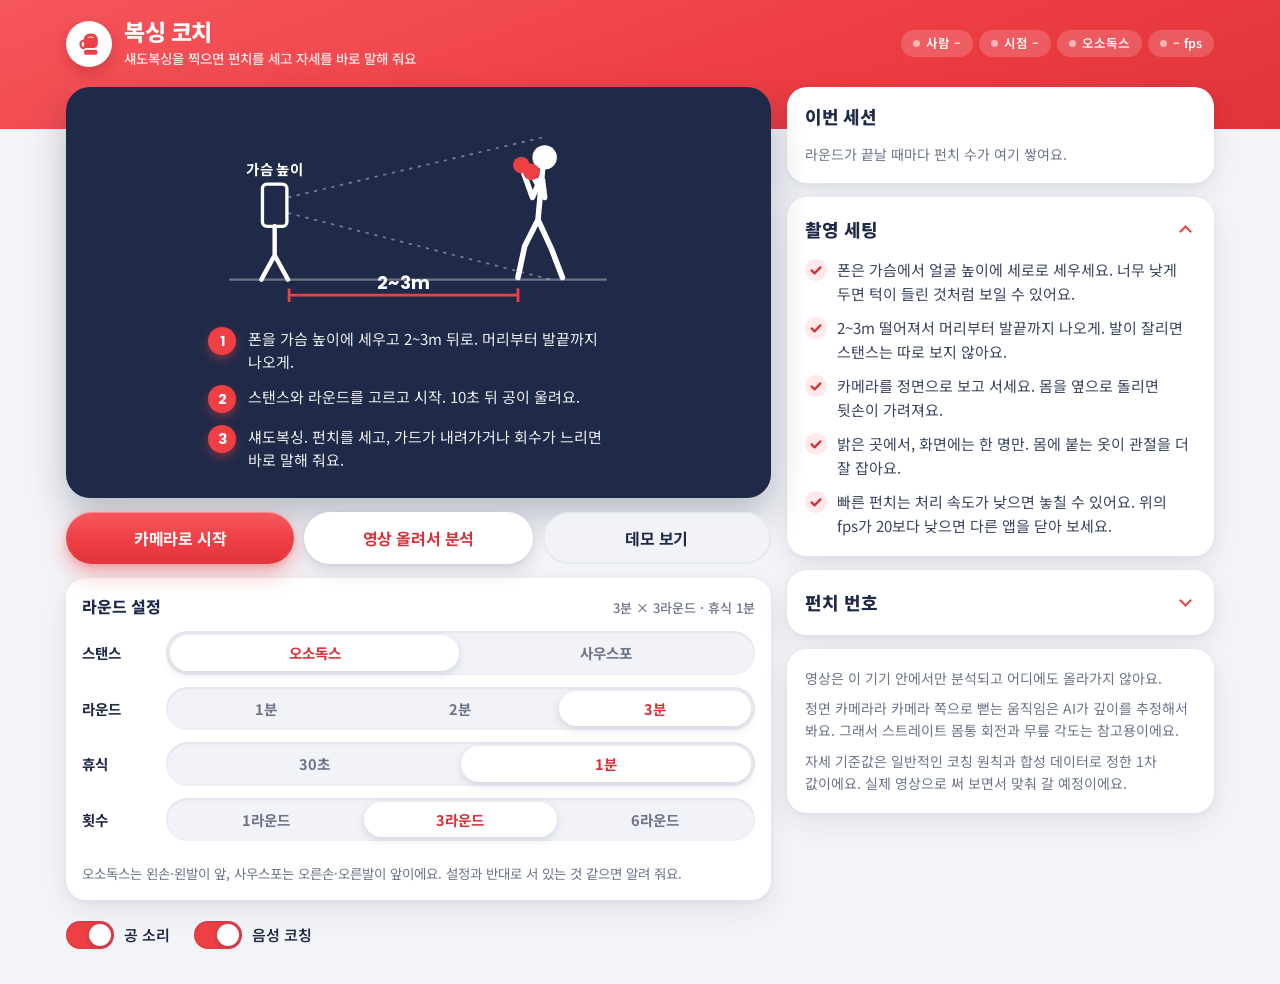
<file: index.html>
<!doctype html>
<html lang="ko">
<head>
<meta charset="utf-8">
<meta name="viewport" content="width=device-width, initial-scale=1, viewport-fit=cover">
<title>복싱 코치</title>
<meta name="description" content="섀도복싱을 찍으면 펀치를 세고 가드·회수·턱·스탠스를 바로 코칭해 주는 웹앱">
<meta name="theme-color" content="#EE3F45">
<link rel="preconnect" href="https://fonts.googleapis.com">
<link rel="preconnect" href="https://fonts.gstatic.com" crossorigin>
<link rel="stylesheet" href="https://fonts.googleapis.com/css2?family=Noto+Sans+KR:wght@400;500;700;800&family=Poppins:wght@500;600;700&display=swap">
<style>
/* 레이아웃: 빨간 헤더 띠 위로 첫 카드가 살짝 겹쳐 올라오는 피트니스 앱 구성.
   휴대폰은 1열(촬영 화면 → 코칭 한 줄 → 버튼 → 설정 → 기록), 넓은 화면은 2열.
   색: 코랄 레드 + 네이비 + 흰 카드(밝은 테마 하나로 고정) */
:root {
  --red: #EE3F45;
  --red-strong: #D7313A;      /* 작은 빨간 글씨용(흰 배경 대비 확보) */
  --red-soft: #FFE9EA;        /* 빨간 배지·아이콘 배경 */
  --navy: #1F2A48;
  --navy-2: #2D3A5E;
  --bg: #F3F4F8;
  --surface: #FFFFFF;
  --surface-2: #F1F3F8;
  --ink: #1F2A48;             /* 제목·숫자 */
  --text: #3A4560;            /* 본문 */
  --muted: #6B7489;           /* 보조 글씨(흰 배경 대비 4.5:1 이상) */
  --line: #E4E7EF;
  --good: #19A56B;
  --shadow-card: 0 10px 28px rgb(31 42 72 / 0.08), 0 2px 6px rgb(31 42 72 / 0.05);
  --shadow-btn: 0 8px 18px rgb(31 42 72 / 0.12), 0 2px 4px rgb(31 42 72 / 0.08);
  --shadow-red: 0 10px 22px rgb(238 63 69 / 0.38), 0 3px 6px rgb(238 63 69 / 0.22);
  --font-body: "Noto Sans KR", "Apple SD Gothic Neo", "Malgun Gothic", system-ui, sans-serif;
  --font-num: "Poppins", "Noto Sans KR", "Apple SD Gothic Neo", system-ui, sans-serif;
  --radius-card: 20px;
  color-scheme: light;
}

*, *::before, *::after { box-sizing: border-box; }
[hidden] { display: none !important; }   /* display를 지정한 요소도 hidden이면 확실히 숨김 */
html, body { margin: 0; }
body {
  background: var(--bg);
  color: var(--text);
  font: 400 15px/1.6 var(--font-body);
  word-break: keep-all;          /* 한글 단어 중간에서 줄이 끊기지 않게 */
  overflow-wrap: anywhere;
  -webkit-font-smoothing: antialiased;
  -webkit-tap-highlight-color: transparent;
  padding-bottom: max(28px, env(safe-area-inset-bottom, 0px));
}
h1, h2, h3 { text-wrap: balance; }
button, input, label { font: inherit; }
.num { font-family: var(--font-num); font-variant-numeric: tabular-nums; }

.wrap {
  max-width: 1180px;
  margin: 0 auto;
  padding-left: max(16px, env(safe-area-inset-left, 0px));
  padding-right: max(16px, env(safe-area-inset-right, 0px));
}

/* ---------- 빨간 헤더 ---------- */
.app-bar {
  background: linear-gradient(160deg, #F5565C 0%, var(--red) 55%, #E0333A 100%);
  color: #fff;
  padding-top: max(18px, env(safe-area-inset-top, 0px));
  padding-bottom: 60px;
}
.app-bar .wrap { display: grid; gap: 14px; }
@media (min-width: 720px) {
  .app-bar .wrap { grid-template-columns: minmax(0, 1fr) auto; align-items: center; }
}
.brand { display: flex; align-items: center; gap: 12px; min-width: 0; }
.brand-mark {
  width: 46px;
  height: 46px;
  flex: none;
  border-radius: 50%;
  background: #fff;
  color: var(--red);
  display: grid;
  place-items: center;
  box-shadow: 0 6px 14px rgb(120 10 15 / 0.25);
}
.brand-mark svg { width: 30px; height: 30px; }
.brand h1 {
  margin: 0;
  font-size: 23px;
  line-height: 1.2;
  font-weight: 800;
  letter-spacing: -0.02em;
  color: #fff;
}
.brand p { margin: 2px 0 0; font-size: 13.5px; font-weight: 500; color: rgb(255 255 255 / 0.88); }
.chips { display: flex; flex-wrap: wrap; gap: 6px; }
.chip {
  display: inline-flex;
  align-items: center;
  gap: 6px;
  padding: 7px 12px;
  border-radius: 999px;
  background: rgb(255 255 255 / 0.17);
  color: #fff;
  font-size: 12.5px;
  font-weight: 600;
  line-height: 1;
  white-space: nowrap;
  font-variant-numeric: tabular-nums;
}
.chip::before {
  content: "";
  width: 7px;
  height: 7px;
  border-radius: 50%;
  background: rgb(255 255 255 / 0.55);
}
.chip[data-state="good"]::before { background: #7BF0B5; }
.chip[data-state="warn"]::before { background: #FFD166; }
.chip[data-state="bad"]::before { background: var(--navy); box-shadow: 0 0 0 1.5px #fff; }

/* ---------- 본문 ---------- */
.layout {
  display: grid;
  gap: 16px;
  grid-template-columns: minmax(0, 1fr);
  margin-top: -42px;
  position: relative;
}
@media (min-width: 920px) {
  .layout { grid-template-columns: minmax(0, 1.65fr) minmax(300px, 1fr); align-items: start; }
}
.stage-col, .side-col { display: grid; gap: 14px; min-width: 0; }

/* ---------- 촬영 화면(네이비 카드) ---------- */
.stage {
  position: relative;
  background: var(--navy);
  color: #fff;
  border-radius: 24px;
  overflow: hidden;
  display: grid;
  place-items: center;
  min-height: 240px;
  box-shadow: 0 18px 36px rgb(31 42 72 / 0.28);
}
.stage-media { position: relative; width: 100%; aspect-ratio: 16 / 9; max-width: 100%; }
.stage-media video, .stage-media canvas {
  position: absolute;
  inset: 0;
  width: 100%;
  height: 100%;
  display: block;
}
.stage-media video { object-fit: contain; background: var(--navy); }
.stage-media canvas { touch-action: manipulation; }
.stage-media.mirrored { transform: scaleX(-1); }

.stage-empty {
  width: 100%;
  display: grid;
  justify-items: center;
  gap: 18px;
  padding: 26px 18px 26px;
}
.setup-art { width: min(400px, 100%); height: auto; }
.art-ground { stroke: rgb(255 255 255 / 0.35); stroke-width: 2; }
.art-stroke, .art-limb { stroke: #fff; stroke-width: 4; stroke-linecap: round; stroke-linejoin: round; fill: none; }
.art-limb { stroke-width: 5; }
.art-head { fill: #fff; }
.art-phone { fill: none; stroke: #fff; stroke-width: 3; }
.art-dash { stroke: rgb(255 255 255 / 0.4); stroke-width: 1.5; stroke-dasharray: 5 6; fill: none; }
.art-glove { fill: var(--red); }
.art-eye { stroke: rgb(255 255 255 / 0.4); stroke-width: 1.5; stroke-dasharray: 3 5; fill: none; }
.art-measure { stroke: var(--red); stroke-width: 2.5; fill: none; }
.art-label { fill: #fff; font: 700 16px var(--font-num); letter-spacing: 0.02em; }
.steps {
  list-style: none;
  margin: 0;
  padding: 0;
  display: grid;
  gap: 12px;
  width: 100%;
  max-width: 420px;
}
.steps li {
  display: grid;
  grid-template-columns: 28px minmax(0, 1fr);
  gap: 12px;
  align-items: start;
  font-size: 15px;
  line-height: 1.55;
  color: rgb(255 255 255 / 0.92);
}
.step-num {
  width: 28px;
  height: 28px;
  border-radius: 50%;
  display: grid;
  place-items: center;
  background: var(--red);
  color: #fff;
  font: 700 14px/1 var(--font-num);
  box-shadow: 0 4px 10px rgb(238 63 69 / 0.45);
}

.loading {
  position: absolute;
  inset: 0;
  display: grid;
  place-content: center;
  justify-items: center;
  gap: 12px;
  background: rgb(31 42 72 / 0.86);
  color: #fff;
  font-size: 15px;
  font-weight: 500;
}
.spinner {
  width: 36px;
  height: 36px;
  border-radius: 50%;
  border: 3.5px solid rgb(255 255 255 / 0.22);
  border-top-color: var(--red);
  animation: spin 0.9s linear infinite;
}
@keyframes spin { to { transform: rotate(360deg); } }

/* ---------- 코칭 한 줄(영상 아래) ---------- */
.tip {
  display: flex;
  gap: 12px;
  align-items: center;
  min-height: 58px;
  padding: 10px 16px 10px 10px;
  border-radius: 18px;
  background: var(--surface);
  box-shadow: var(--shadow-card);
  color: var(--ink);
  font-size: 16px;
  font-weight: 700;
  line-height: 1.45;
}
.tip-icon {
  width: 38px;
  height: 38px;
  flex: none;
  border-radius: 50%;
  display: grid;
  place-items: center;
  background: var(--surface-2);
  color: var(--navy);
}
.tip[data-tone="warn"] .tip-icon { background: var(--red); color: #fff; box-shadow: 0 4px 10px rgb(238 63 69 / 0.35); }
.tip[data-tone="good"] .tip-icon { background: var(--good); color: #fff; box-shadow: 0 4px 10px rgb(25 165 107 / 0.3); }
.ico { width: 18px; height: 18px; display: none; }
.tip[data-tone="info"] .ico-info, .tip[data-tone="warn"] .ico-warn, .tip[data-tone="good"] .ico-good { display: block; }

/* ---------- 버튼: 알약 모양 + 음영 + 누를 때 들어가는 느낌 + 물결 ---------- */
.controls { display: grid; gap: 14px; }
.btn-row { display: grid; grid-template-columns: repeat(auto-fit, minmax(140px, 1fr)); gap: 10px; }
.btn {
  position: relative;
  overflow: hidden;
  isolation: isolate;
  appearance: none;
  border: 0;
  border-radius: 999px;
  min-height: 52px;
  padding: 14px 20px;
  background: var(--surface);
  color: var(--red-strong);
  font-size: 16px;
  font-weight: 700;
  line-height: 1.25;
  letter-spacing: -0.01em;
  box-shadow: var(--shadow-btn);
  cursor: pointer;
  display: inline-flex;
  align-items: center;
  justify-content: center;
  gap: 8px;
  text-align: center;
  -webkit-user-select: none;
  user-select: none;
  transition: transform 120ms ease, box-shadow 120ms ease, filter 120ms ease, background-color 120ms ease;
}
.btn:hover { box-shadow: 0 12px 24px rgb(31 42 72 / 0.16), 0 2px 4px rgb(31 42 72 / 0.08); }
.btn:active { transform: translateY(2px) scale(0.98); box-shadow: 0 3px 8px rgb(31 42 72 / 0.14); }
.btn.primary {
  background: linear-gradient(180deg, #F6585E 0%, var(--red) 55%, #E2343B 100%);
  color: #fff;
  box-shadow: var(--shadow-red), inset 0 1px 0 rgb(255 255 255 / 0.3);
}
.btn.primary:hover { filter: brightness(1.04); }
.btn.primary:active { box-shadow: 0 4px 10px rgb(238 63 69 / 0.35), inset 0 2px 5px rgb(120 10 15 / 0.25); }
.btn.dark {
  background: linear-gradient(180deg, var(--navy-2) 0%, var(--navy) 100%);
  color: #fff;
  box-shadow: 0 10px 22px rgb(31 42 72 / 0.32), inset 0 1px 0 rgb(255 255 255 / 0.14);
}
.btn.dark:active { box-shadow: 0 3px 8px rgb(31 42 72 / 0.3), inset 0 2px 5px rgb(0 0 0 / 0.25); }
.btn.quiet { background: var(--surface-2); color: var(--ink); box-shadow: inset 0 0 0 1.5px var(--line); }
.btn.quiet:active { box-shadow: inset 0 0 0 1.5px var(--line), inset 0 2px 5px rgb(31 42 72 / 0.12); }
.btn[aria-pressed="true"] { background: var(--navy); color: #fff; box-shadow: inset 0 2px 6px rgb(0 0 0 / 0.3); }
.btn:focus-visible { outline: 3px solid rgb(238 63 69 / 0.5); outline-offset: 3px; }
.btn:disabled { opacity: 0.5; cursor: not-allowed; transform: none; }
.btn.small { min-height: 40px; padding: 9px 16px; font-size: 14px; }
/* 누른 자리에서 퍼지는 물결(터치 임팩트) */
.ripple {
  position: absolute;
  border-radius: 50%;
  background: currentColor;
  opacity: 0.3;
  transform: scale(0);
  animation: ripple 560ms ease-out forwards;
  pointer-events: none;
  z-index: -1;
}
@keyframes ripple { to { transform: scale(1); opacity: 0; } }

/* ---------- 스위치(참고 시안의 빨간 토글) ---------- */
.toggles { display: flex; flex-wrap: wrap; gap: 8px 24px; }
.switch {
  position: relative;
  display: inline-flex;
  align-items: center;
  gap: 10px;
  min-height: 42px;
  cursor: pointer;
  font-size: 15px;
  font-weight: 600;
  color: var(--ink);
}
.switch input { position: absolute; opacity: 0; width: 1px; height: 1px; margin: 0; }
.switch-track {
  position: relative;
  width: 48px;
  height: 28px;
  flex: none;
  border-radius: 999px;
  background: #D2D7E2;
  box-shadow: inset 0 1px 3px rgb(31 42 72 / 0.2);
  transition: background-color 180ms ease;
}
.switch-track::after {
  content: "";
  position: absolute;
  top: 3px;
  left: 3px;
  width: 22px;
  height: 22px;
  border-radius: 50%;
  background: #fff;
  box-shadow: 0 2px 5px rgb(31 42 72 / 0.3);
  transition: transform 180ms ease;
}
.switch input:checked + .switch-track { background: var(--red); }
.switch input:checked + .switch-track::after { transform: translateX(20px); }
.switch input:focus-visible + .switch-track { outline: 3px solid rgb(238 63 69 / 0.45); outline-offset: 2px; }

.alert {
  display: flex;
  flex-wrap: wrap;
  gap: 10px 12px;
  align-items: center;
  padding: 14px 16px;
  border-radius: 18px;
  background: var(--surface);
  box-shadow: var(--shadow-card);
}
.alert-icon {
  width: 32px;
  height: 32px;
  flex: none;
  border-radius: 50%;
  display: grid;
  place-items: center;
  background: var(--red-soft);
  color: var(--red-strong);
  font: 800 17px/1 var(--font-num);
}
.alert p { margin: 0; flex: 1 1 200px; min-width: 0; color: var(--ink); font-weight: 500; line-height: 1.55; }

/* ---------- 카드 ---------- */
.card {
  background: var(--surface);
  border-radius: var(--radius-card);
  padding: 18px;
  box-shadow: var(--shadow-card);
  min-width: 0;
}
.card-head { display: flex; align-items: center; justify-content: space-between; gap: 10px; margin-bottom: 14px; }
.card h2 { margin: 0; font-size: 18px; line-height: 1.3; font-weight: 800; letter-spacing: -0.01em; color: var(--ink); }
.card-actions { margin-top: 18px; }
.badge {
  padding: 6px 10px;
  border-radius: 999px;
  background: var(--red-soft);
  color: var(--red-strong);
  font: 700 12.5px/1 var(--font-body);
  white-space: nowrap;
}
.muted { color: var(--muted); }
.small-text { font-size: 14px; }
.sets { display: flex; flex-wrap: wrap; gap: 8px; }
.set-pill {
  min-width: 48px;
  padding: 6px 12px;
  border-radius: 14px;
  background: var(--surface-2);
  color: var(--ink);
  font: 700 18px/1.25 var(--font-num);
  text-align: center;
  font-variant-numeric: tabular-nums;
}
.set-pill.best { background: var(--red); color: #fff; box-shadow: 0 6px 14px rgb(238 63 69 / 0.35); }
.sets-meta { margin: 12px 0 0; font-size: 14px; color: var(--muted); }

details.guide summary {
  list-style: none;
  cursor: pointer;
  display: flex;
  align-items: center;
  justify-content: space-between;
  gap: 10px;
  font-size: 18px;
  font-weight: 800;
  color: var(--ink);
}
details.guide summary::-webkit-details-marker { display: none; }
details.guide summary::after {
  content: "";
  width: 9px;
  height: 9px;
  margin: 0 6px 4px 0;
  border-right: 2.5px solid var(--red);
  border-bottom: 2.5px solid var(--red);
  transform: rotate(45deg);
  transition: transform 200ms ease;
}
details.guide[open] summary::after { transform: rotate(-135deg); margin-bottom: -4px; }
details.guide summary:focus-visible { outline: 3px solid rgb(238 63 69 / 0.45); outline-offset: 4px; border-radius: 8px; }
details.guide ul { list-style: none; margin: 14px 0 0; padding: 0; display: grid; gap: 10px; }
details.guide li {
  display: grid;
  grid-template-columns: 22px minmax(0, 1fr);
  gap: 10px;
  font-size: 15px;
  line-height: 1.6;
  color: var(--text);
}
details.guide li::before {
  content: "";
  width: 22px;
  height: 22px;
  margin-top: 1px;
  background: url("data:image/svg+xml,%3Csvg xmlns='http://www.w3.org/2000/svg' viewBox='0 0 22 22'%3E%3Ccircle cx='11' cy='11' r='11' fill='%23FFE9EA'/%3E%3Cpath d='M6.6 11.4l3 3 5.8-6' fill='none' stroke='%23D7313A' stroke-width='2.3' stroke-linecap='round' stroke-linejoin='round'/%3E%3C/svg%3E") no-repeat center / contain;
}

/* ---------- 결과 ---------- */
.stat-grid { display: grid; grid-template-columns: repeat(2, minmax(0, 1fr)); gap: 10px; }
.stat { padding: 12px 14px; border-radius: 16px; background: var(--surface-2); }
.stat span { display: block; font-size: 13px; font-weight: 500; color: var(--muted); }
.stat b { display: block; font: 700 28px/1.2 var(--font-num); color: var(--ink); font-variant-numeric: tabular-nums; }
.stat.hero { background: linear-gradient(160deg, var(--navy-2), var(--navy)); box-shadow: 0 10px 22px rgb(31 42 72 / 0.25); }
.stat.hero span { color: rgb(255 255 255 / 0.75); }
.stat.hero b { color: #fff; }
.summary-section { margin-top: 20px; }
.summary-section h3 { margin: 0 0 10px; font-size: 13.5px; font-weight: 700; color: var(--muted); letter-spacing: 0.02em; }
.part-row {
  display: grid;
  grid-template-columns: 84px minmax(0, 1fr) 34px;
  gap: 10px;
  align-items: center;
  font-size: 14.5px;
  font-weight: 600;
  color: var(--ink);
}
.part-row + .part-row { margin-top: 8px; }
.part-bar { height: 10px; border-radius: 999px; background: #EDEFF5; overflow: hidden; }
.part-bar i { display: block; height: 100%; border-radius: 999px; background: linear-gradient(90deg, #F7797E, var(--red)); }
.part-row output { text-align: right; font: 700 14px/1 var(--font-num); color: var(--ink); }
.fact-list { list-style: none; margin: 0; padding: 0; display: grid; gap: 8px; }
.fact-list li {
  display: flex;
  justify-content: space-between;
  align-items: baseline;
  gap: 12px;
  padding: 10px 14px;
  border-radius: 14px;
  background: var(--surface-2);
  font-size: 14.5px;
}
.fact-list .fact-label { color: var(--muted); font-weight: 500; flex: none; }
.fact-list .fact-value { color: var(--ink); font-weight: 700; text-align: right; }
.issue {
  display: grid;
  grid-template-columns: 36px minmax(0, 1fr);
  gap: 12px;
  padding: 14px 0;
  border-top: 1px solid var(--line);
}
.issue:first-of-type { border-top: 0; padding-top: 2px; }
.issue-rank {
  width: 36px;
  height: 36px;
  border-radius: 12px;
  display: grid;
  place-items: center;
  background: var(--red-soft);
  color: var(--red-strong);
  font: 700 16px/1 var(--font-num);
}
.issue-head { display: flex; justify-content: space-between; align-items: center; gap: 10px; }
.issue-head strong { font-size: 15.5px; font-weight: 700; color: var(--ink); }
.issue-rate {
  padding: 6px 9px;
  border-radius: 999px;
  background: var(--red);
  color: #fff;
  font: 700 12.5px/1 var(--font-num);
  white-space: nowrap;
}
.issue p { margin: 5px 0 0; font-size: 14.5px; line-height: 1.6; color: var(--text); }
.note { font-size: 14px; line-height: 1.6; color: var(--muted); }
.note p { margin: 0; }
.note p + p { margin-top: 8px; }

/* ---------- 촬영 화면 위 표시(라운드 시계·펀치 수·콤비·카운트다운·큐) ---------- */
/* 점수판(촬영 화면 바로 아래): 영상의 얼굴·가드 부분을 가리지 않게 밖으로 뺌 */
.scoreboard {
  display: grid;
  grid-template-columns: auto minmax(0, 1fr) auto;
  align-items: center;
  gap: 14px;
  padding: 9px 20px 9px 9px;
  border-radius: 22px;
  background: var(--surface);
  box-shadow: var(--shadow-card);
  color: var(--ink);
}
.ring { position: relative; width: 70px; height: 70px; flex: none; }
.ring svg { width: 100%; height: 100%; transform: rotate(-90deg); }
.ring-track { fill: none; stroke: #EDEFF5; stroke-width: 7; }
.ring-fill { fill: none; stroke: var(--red); stroke-width: 7; stroke-linecap: round; transition: stroke-dashoffset 250ms linear, stroke 200ms ease; }
.ring[data-phase="rest"] .ring-fill { stroke: var(--navy); }
.ring[data-phase="ready"] .ring-fill, .ring[data-phase="paused"] .ring-fill { stroke: #F2B53A; }
.ring-time {
  position: absolute;
  inset: 0;
  display: grid;
  place-items: center;
  font: 700 18px/1 var(--font-num);
  color: var(--ink);
  font-variant-numeric: tabular-nums;
  letter-spacing: -0.01em;
}
.hud-text { display: grid; gap: 6px; min-width: 0; justify-items: start; }
.phase {
  padding: 5px 10px;
  border-radius: 999px;
  background: var(--surface-2);
  color: var(--muted);
  font-size: 13px;
  font-weight: 700;
  line-height: 1.1;
  white-space: nowrap;
}
.phase[data-phase="round"] { background: var(--red); color: #fff; }
.phase[data-phase="rest"] { background: var(--navy); color: #fff; }
.phase[data-phase="ready"], .phase[data-phase="paused"] { background: #FFE3A3; color: #6B4A00; }
.hud-mix { max-width: 100%; font-size: 13px; font-weight: 600; color: var(--text); white-space: nowrap; overflow: hidden; text-overflow: ellipsis; }
.hud-count { display: grid; justify-items: end; line-height: 1; }
.hud-count b { display: inline-block; font: 700 36px/1 var(--font-num); color: var(--ink); font-variant-numeric: tabular-nums; }
.hud-count span { margin-top: 4px; font-size: 12.5px; font-weight: 700; color: var(--muted); }
.hud-count b.bump { animation: bump 280ms ease-out; }
@keyframes bump {
  0% { transform: scale(1.3); color: var(--red); }
  100% { transform: scale(1); }
}

.combo {
  position: absolute;
  top: 12px;
  right: 12px;
  display: grid;
  justify-items: end;
  gap: 3px;
  padding: 9px 14px;
  border-radius: 18px;
  background: rgb(31 42 72 / 0.86);
  color: #fff;
  pointer-events: none;
  box-shadow: 0 10px 24px rgb(0 0 0 / 0.25);
}
.combo-label { font-size: 11.5px; font-weight: 700; letter-spacing: 0.06em; color: rgb(255 255 255 / 0.72); }
.combo b { font: 700 26px/1 var(--font-num); letter-spacing: 0.04em; font-variant-numeric: tabular-nums; }
.combo.show { animation: pop 260ms ease-out; }
@keyframes pop { 0% { transform: scale(0.86); opacity: 0.4; } 100% { transform: scale(1); opacity: 1; } }

.countdown {
  position: absolute;
  inset: 0;
  display: grid;
  place-items: center;
  pointer-events: none;
  font: 700 clamp(88px, 26vw, 190px)/1 var(--font-num);
  color: #fff;
  text-shadow: 0 10px 34px rgb(0 0 0 / 0.5);
  font-variant-numeric: tabular-nums;
}
.countdown.tick { animation: tick 900ms ease-out; }
@keyframes tick { 0% { transform: scale(1.4); opacity: 0; } 18% { opacity: 1; } 100% { transform: scale(1); opacity: 0.92; } }

/* 2~3m 떨어져서도 읽히게 크게 */
.cue {
  position: absolute;
  left: 50%;
  bottom: 14px;
  transform: translateX(-50%);
  max-width: calc(100% - 24px);
  padding: 12px 22px;
  border-radius: 999px;
  background: var(--red);
  color: #fff;
  font: 800 clamp(21px, 5.6vw, 32px)/1.2 var(--font-body);
  letter-spacing: -0.01em;
  text-align: center;
  white-space: nowrap;
  overflow: hidden;
  text-overflow: ellipsis;
  box-shadow: var(--shadow-red);
  pointer-events: none;
}
.cue.show { animation: cueIn 300ms ease-out; }
@keyframes cueIn { 0% { transform: translate(-50%, 16px) scale(0.92); opacity: 0; } 100% { transform: translate(-50%, 0) scale(1); opacity: 1; } }
.stage[data-alert="on"]::after {
  content: "";
  position: absolute;
  inset: 0;
  border-radius: inherit;
  box-shadow: inset 0 0 0 4px var(--red), inset 0 0 46px rgb(238 63 69 / 0.5);
  pointer-events: none;
  animation: alertPulse 1s ease-in-out infinite;
}
@keyframes alertPulse { 50% { opacity: 0.45; } }

@media (max-width: 420px) {
  .scoreboard { gap: 10px; padding: 8px 16px 8px 8px; }
  .ring { width: 62px; height: 62px; }
  .ring-time { font-size: 16px; }
  .hud-count b { font-size: 32px; }
  .combo { top: 10px; right: 10px; padding: 7px 11px; }
  .combo b { font-size: 21px; }
}

/* ---------- 라운드 설정(알약 모양 선택 버튼) ---------- */
.settings {
  display: grid;
  gap: 12px;
  padding: 16px;
  border-radius: 20px;
  background: var(--surface);
  box-shadow: var(--shadow-card);
}
.settings-head { display: flex; justify-content: space-between; align-items: baseline; gap: 10px; }
.settings-head h2 { margin: 0; font-size: 16px; font-weight: 800; color: var(--ink); }
.settings-head span { font-size: 13px; color: var(--muted); font-weight: 500; }
.setting { display: grid; grid-template-columns: 74px minmax(0, 1fr); align-items: center; gap: 10px; }
.setting-label { font-size: 14.5px; font-weight: 700; color: var(--ink); }
.seg {
  display: flex;
  gap: 2px;
  padding: 4px;
  border-radius: 999px;
  background: var(--surface-2);
  box-shadow: inset 0 1px 3px rgb(31 42 72 / 0.12);
  min-width: 0;
}
.seg label { position: relative; flex: 1 1 0; min-width: 0; }
.seg input { position: absolute; inset: 0; width: 100%; height: 100%; margin: 0; opacity: 0; cursor: pointer; }
.seg span {
  display: block;
  padding: 9px 4px;
  border-radius: 999px;
  text-align: center;
  font-size: 14.5px;
  font-weight: 700;
  line-height: 1.2;
  color: var(--muted);
  white-space: nowrap;
  transition: background-color 150ms ease, color 150ms ease, box-shadow 150ms ease;
}
.seg input:checked + span { background: var(--surface); color: var(--red-strong); box-shadow: 0 3px 8px rgb(31 42 72 / 0.15); }
.seg input:focus-visible + span { outline: 3px solid rgb(238 63 69 / 0.45); outline-offset: 1px; }
.seg input:disabled + span { opacity: 0.5; }

/* 라운드 기록 알약 */
.set-pill small { display: block; font: 600 11px/1.2 var(--font-body); color: inherit; opacity: 0.75; }
.combo-list { display: flex; flex-wrap: wrap; gap: 8px; }
.combo-pill {
  display: inline-flex;
  align-items: baseline;
  gap: 6px;
  padding: 8px 12px;
  border-radius: 14px;
  background: var(--navy);
  color: #fff;
  font: 700 17px/1 var(--font-num);
  letter-spacing: 0.03em;
}
.combo-pill small { font: 600 12px/1 var(--font-body); color: rgb(255 255 255 / 0.75); letter-spacing: 0; }
.conf {
  display: inline-block;
  margin-left: 6px;
  padding: 3px 7px;
  border-radius: 999px;
  background: var(--surface-2);
  color: var(--muted);
  font-size: 11.5px;
  font-weight: 700;
  vertical-align: 2px;
  white-space: nowrap;
}
.num-guide { display: grid; grid-template-columns: repeat(2, minmax(0, 1fr)); gap: 8px; margin: 14px 0 0; padding: 0; list-style: none; }
.num-guide li { display: flex; align-items: center; gap: 10px; padding: 8px 10px; border-radius: 12px; background: var(--surface-2); font-size: 14.5px; font-weight: 600; color: var(--ink); }
.num-guide b { width: 26px; height: 26px; flex: none; border-radius: 8px; display: grid; place-items: center; background: var(--red); color: #fff; font: 700 14px/1 var(--font-num); }
.guide-note { margin: 10px 0 0; font-size: 13.5px; color: var(--muted); }

@media (prefers-reduced-motion: reduce) {
  .hud-count b.bump, .spinner, .ripple, .countdown.tick, .cue.show, .combo.show, .stage[data-alert="on"]::after { animation: none; }
  .btn, .switch-track, .switch-track::after, .ring-fill { transition: none; }
}
</style>
</head>
<body>

<header class="app-bar">
  <div class="wrap">
    <div class="brand">
      <span class="brand-mark" aria-hidden="true">
        <svg viewBox="0 0 34 34">
          <path d="M11.2 21.6V12.4c0-4 3.2-7.2 7.2-7.2h1.4c4 0 7.2 3.2 7.2 7.2v4.4c0 2.7-2.2 4.8-4.8 4.8z" fill="currentColor"/>
          <path d="M11.4 13.2c-2.3 0-4.1 1.8-4.1 4.1s1.8 4.3 4.1 4.3" fill="none" stroke="currentColor" stroke-width="2.6" stroke-linecap="round"/>
          <rect x="11.6" y="23.4" width="14.8" height="5.8" rx="1.8" fill="currentColor"/>
          <path d="M16.2 9.6c1.6-0.9 3.6-0.9 5.4 0" fill="none" stroke="#fff" stroke-width="1.6" stroke-linecap="round" opacity="0.7"/>
        </svg>
      </span>
      <div>
        <h1>복싱 코치</h1>
        <p>섀도복싱을 찍으면 펀치를 세고 자세를 바로 말해 줘요</p>
      </div>
    </div>
    <div class="chips" aria-live="polite">
      <span class="chip" id="chipPose">사람 –</span>
      <span class="chip" id="chipView">시점 –</span>
      <span class="chip" id="chipStance">오소독스</span>
      <span class="chip" id="chipFps">– fps</span>
    </div>
  </div>
</header>

<main class="wrap layout">
  <section class="stage-col" aria-label="촬영 화면">
    <div class="stage" id="stage" data-alert="off">
      <div class="stage-media" id="stageMedia">
        <video id="video" playsinline muted preload="auto"></video>
        <canvas id="overlay" aria-label="분석 화면"></canvas>
      </div>

      <div class="stage-empty" id="stageEmpty">
        <svg class="setup-art" viewBox="0 0 360 176" role="img" aria-label="폰을 가슴 높이에 세워 두고 2~3m 떨어져서, 머리부터 발끝까지 나오게 가드 자세로 서는 배치">
          <line class="art-ground" x1="10" y1="150" x2="350" y2="150"/>
          <text class="art-label" x="51" y="56" text-anchor="middle" style="font-size:13px">가슴 높이</text>
          <rect class="art-phone" x="40" y="64" width="22" height="38" rx="4"/>
          <path class="art-stroke" d="M51 102v26M51 128l-12 22M51 128l12 22"/>
          <path class="art-eye" d="M63 76L292 22M63 90L300 150"/>
          <circle class="art-head" cx="294" cy="40" r="11"/>
          <path class="art-limb" d="M292 52l-4 44M291 58l-8 18 -10-28M292 60l2 16 -12-22M288 96l-12 24 -6 28M288 96l12 26 10 26"/>
          <circle class="art-glove" cx="273" cy="47" r="7.5"/>
          <circle class="art-glove" cx="282" cy="53" r="7.5"/>
          <path class="art-measure" d="M64 164H270M64 158v12M270 158v12"/>
          <text class="art-label" x="167" y="158" text-anchor="middle">2~3m</text>
        </svg>
        <ol class="steps">
          <li><span class="step-num">1</span><span>폰을 가슴 높이에 세우고 2~3m 뒤로. 머리부터 발끝까지 나오게.</span></li>
          <li><span class="step-num">2</span><span>스탠스와 라운드를 고르고 시작. 10초 뒤 공이 울려요.</span></li>
          <li><span class="step-num">3</span><span>섀도복싱. 펀치를 세고, 가드가 내려가거나 회수가 느리면 바로 말해 줘요.</span></li>
        </ol>
      </div>

      <div class="combo" id="comboBox" hidden>
        <span class="combo-label">콤비네이션</span>
        <b id="comboText">1-2</b>
      </div>
      <div class="countdown" id="countdown" hidden aria-live="assertive"></div>
      <div class="cue" id="cueBanner" hidden role="status"></div>
      <div class="loading" id="loading" hidden>
        <span class="spinner" aria-hidden="true"></span>
        <span id="loadingText">불러오는 중…</span>
      </div>
    </div>

    <div class="scoreboard" id="hud" hidden>
      <div class="ring" id="ring" data-phase="idle">
        <svg viewBox="0 0 70 70" aria-hidden="true">
          <circle class="ring-track" cx="35" cy="35" r="29"/>
          <circle class="ring-fill" id="ringFill" cx="35" cy="35" r="29" stroke-dasharray="182.2" stroke-dashoffset="0"/>
        </svg>
        <span class="ring-time" id="timeText">3:00</span>
      </div>
      <div class="hud-text">
        <span class="phase" id="phaseLabel" data-phase="idle">시작 전</span>
        <span class="hud-mix" id="hudMix">잽 0 · 스트 0 · 훅 0 · 어퍼 0</span>
      </div>
      <div class="hud-count"><b id="punchNum">0</b><span>펀치</span></div>
    </div>

    <div class="tip" id="tipBar" data-tone="info" hidden>
      <span class="tip-icon" aria-hidden="true">
        <svg class="ico ico-info" viewBox="0 0 20 20"><circle cx="10" cy="5.2" r="1.6" fill="currentColor"/><path d="M10 9v6.5" stroke="currentColor" stroke-width="2.4" stroke-linecap="round"/></svg>
        <svg class="ico ico-warn" viewBox="0 0 20 20"><path d="M10 4v7.5" stroke="currentColor" stroke-width="2.6" stroke-linecap="round"/><circle cx="10" cy="15.3" r="1.7" fill="currentColor"/></svg>
        <svg class="ico ico-good" viewBox="0 0 20 20"><path d="M4.8 10.4l3.4 3.4 7-7.3" fill="none" stroke="currentColor" stroke-width="2.6" stroke-linecap="round" stroke-linejoin="round"/></svg>
      </span>
      <span id="tipText" aria-live="polite"></span>
    </div>

    <div class="controls">
      <div class="btn-row" id="idleControls">
        <button class="btn primary" id="btnCamera" type="button">카메라로 시작</button>
        <button class="btn" id="btnUpload" type="button">영상 올려서 분석</button>
        <button class="btn quiet" id="btnDemo" type="button">데모 보기</button>
      </div>
      <input id="fileInput" type="file" accept="video/*" hidden>
      <div class="btn-row" id="runControls" hidden>
        <button class="btn primary" id="btnPlay" type="button" hidden>라운드 시작</button>
        <button class="btn" id="btnPause" type="button" aria-pressed="false" hidden>일시정지</button>
        <button class="btn" id="btnFlip" type="button" hidden>카메라 전환</button>
        <button class="btn dark" id="btnStop" type="button">끝내고 결과 보기</button>
      </div>

      <div class="settings" id="settings">
        <div class="settings-head">
          <h2>라운드 설정</h2>
          <span id="settingsSummary">3분 × 3라운드</span>
        </div>
        <div class="setting">
          <span class="setting-label" id="lblStance">스탠스</span>
          <div class="seg" role="radiogroup" aria-labelledby="lblStance">
            <label><input type="radio" name="stance" value="orthodox" checked><span>오소독스</span></label>
            <label><input type="radio" name="stance" value="southpaw"><span>사우스포</span></label>
          </div>
        </div>
        <div class="setting">
          <span class="setting-label" id="lblRound">라운드</span>
          <div class="seg" role="radiogroup" aria-labelledby="lblRound">
            <label><input type="radio" name="roundSec" value="60"><span>1분</span></label>
            <label><input type="radio" name="roundSec" value="120"><span>2분</span></label>
            <label><input type="radio" name="roundSec" value="180" checked><span>3분</span></label>
          </div>
        </div>
        <div class="setting">
          <span class="setting-label" id="lblRest">휴식</span>
          <div class="seg" role="radiogroup" aria-labelledby="lblRest">
            <label><input type="radio" name="restSec" value="30"><span>30초</span></label>
            <label><input type="radio" name="restSec" value="60" checked><span>1분</span></label>
          </div>
        </div>
        <div class="setting">
          <span class="setting-label" id="lblRounds">횟수</span>
          <div class="seg" role="radiogroup" aria-labelledby="lblRounds">
            <label><input type="radio" name="rounds" value="1"><span>1라운드</span></label>
            <label><input type="radio" name="rounds" value="3" checked><span>3라운드</span></label>
            <label><input type="radio" name="rounds" value="6"><span>6라운드</span></label>
          </div>
        </div>
        <p class="guide-note">오소독스는 왼손·왼발이 앞, 사우스포는 오른손·오른발이 앞이에요. 설정과 반대로 서 있는 것 같으면 알려 줘요.</p>
      </div>

      <div class="toggles">
        <label class="switch" for="optSound"><input id="optSound" type="checkbox" checked><span class="switch-track" aria-hidden="true"></span>공 소리</label>
        <label class="switch" for="optVoice"><input id="optVoice" type="checkbox" checked><span class="switch-track" aria-hidden="true"></span>음성 코칭</label>
      </div>
      <div class="alert" id="alertBox" role="alert" hidden>
        <span class="alert-icon" aria-hidden="true">!</span>
        <p id="alertText"></p>
        <button class="btn small" id="alertAction" type="button" hidden></button>
      </div>
    </div>
  </section>

  <aside class="side-col" aria-label="기록과 안내">
    <section class="card" aria-labelledby="setsTitle">
      <div class="card-head">
        <h2 id="setsTitle">이번 세션</h2>
        <span class="badge" id="setsBadge" hidden></span>
      </div>
      <div class="sets" id="setsList"><span class="muted small-text">라운드가 끝날 때마다 펀치 수가 여기 쌓여요.</span></div>
      <p class="sets-meta" id="setsMeta" hidden></p>
    </section>

    <section class="card" id="summaryCard" aria-labelledby="summaryTitle" hidden>
      <div class="card-head">
        <h2 id="summaryTitle">결과</h2>
      </div>
      <div id="summaryBody"></div>
      <div class="btn-row card-actions">
        <button class="btn primary" id="btnNewSession" type="button">새로 시작</button>
      </div>
    </section>

    <details class="card guide" open>
      <summary>촬영 세팅</summary>
      <ul>
        <li>폰은 가슴에서 얼굴 높이에 세로로 세우세요. 너무 낮게 두면 턱이 들린 것처럼 보일 수 있어요.</li>
        <li>2~3m 떨어져서 머리부터 발끝까지 나오게. 발이 잘리면 스탠스는 따로 보지 않아요.</li>
        <li>카메라를 정면으로 보고 서세요. 몸을 옆으로 돌리면 뒷손이 가려져요.</li>
        <li>밝은 곳에서, 화면에는 한 명만. 몸에 붙는 옷이 관절을 더 잘 잡아요.</li>
        <li>빠른 펀치는 처리 속도가 낮으면 놓칠 수 있어요. 위의 fps가 20보다 낮으면 다른 앱을 닫아 보세요.</li>
      </ul>
    </details>

    <details class="card guide">
      <summary>펀치 번호</summary>
      <ul class="num-guide">
        <li><b>1</b>잽</li>
        <li><b>2</b>스트레이트</li>
        <li><b>3</b>앞손 훅</li>
        <li><b>4</b>뒷손 훅</li>
        <li><b>5</b>앞손 어퍼</li>
        <li><b>6</b>뒷손 어퍼</li>
      </ul>
      <p class="guide-note">0.7초 안에 이어서 친 펀치는 콤비네이션으로 묶어요(예: 1-2-3). 번호 체계는 체육관마다 조금 다를 수 있어요.</p>
    </details>

    <section class="card note" aria-label="안내">
      <p>영상은 이 기기 안에서만 분석되고 어디에도 올라가지 않아요.</p>
      <p>정면 카메라라 카메라 쪽으로 뻗는 움직임은 AI가 깊이를 추정해서 봐요. 그래서 스트레이트 몸통 회전과 무릎 각도는 참고용이에요.</p>
      <p>자세 기준값은 일반적인 코칭 원칙과 합성 데이터로 정한 1차 값이에요. 실제 영상으로 써 보면서 맞춰 갈 예정이에요.</p>
    </section>
  </aside>
</main>

<script>
// ==CORE START==
// 복싱 코치 분석 엔진: 브라우저 API 없이 순수 계산만 있어서 Node에서도 테스트할 수 있음
(function (root) {
  'use strict';

  const DEG = Math.PI / 180;

  // 기준값은 일반적인 복싱 코칭 원칙 + 합성 데이터로 정한 1차 값. 실제 영상으로 다시 맞춰야 함
  const CONFIG = Object.freeze({
    minVis: 0.5,
    excursion: Object.freeze({
      start: 0.8,           // 가드 위치에서 이만큼 벗어나면 '손이 나감'
      end: 0.45,            // 이 아래로 돌아오면 '회수 끝'
      endRatio: 0.45,       // 또는 최고점의 45% 아래 + 화면상 거의 돌아옴
      end2d: 0.5,
      splitDropRatio: 0.62, // 최고점 대비 이만큼 내려오면 회수 시작
      splitRise: 0.35,      // 회수 중 다시 이만큼 오르면 같은 손 연타(잽-잽)
      returnRatio: 0.4,     // 최고점의 40%까지 내려온 시각 = 회수 시간 기준
      minPeak: 1.0,
      maxDurSec: 1.2,
      settleSec: 0.5,
      settleSpeed: 0.7,     // 몸통 길이/초
      stillSec: 0.35,       // 나간 손이 이만큼 멈춰 있고 펀치 모양이 아니면 그 자리를 새 기준으로(가드 내림 등)
      stillRange: 0.3,
      homeTauSec: 1.2,      // 가드 기준 위치가 따라가는 속도
      homeInitFrames: 8,
    }),
    // 가드에서 벗어난 정도를 합칠 때 쓰는 눈금(몸통 길이 단위, 각도는 도)
    norm: Object.freeze({ lift: 0.3, angle: 60, fwd: 0.3, pos: 0.32, fore: 0.3, shrink: 0.3 }),
    classify: Object.freeze({
      straightAngle: 128, straightFwd: 0.25, liftMin: 0.2,
      hookForearm: 0.2, hookMaxAngle: 140,
      upperDip: 0.1, upperRise: 0.22, upperVel: 1.3, upperMaxLift: 0.24, upperForearmUp: 0.12, upperFwd: 0.12,
      shrinkMin: 0.25, hookMaxShrink: 0.2,
    }),
    guard: Object.freeze({ lowV: 0.06, dropMargin: 0.15 }),
    returnSlowSec: 0.25,   // 최고점에서 60% 돌아오기까지(전체 회수로 치면 약 0.45초)
    elbowFlareOut: 0.16,
    chinUpMax: 0.02,
    stance: Object.freeze({ narrow: 0.3, wide: 1.25 }),
    kneeStraightDeg: 165,
    rotationMin: 0.28,
    comboGapSec: 0.7,
    sustain: Object.freeze({ guardLow: 1.2, elbowFlare: 1.6, chinUp: 2.0, stiffKnees: 4.0, narrowStance: 3.0, wideStance: 3.0 }),
    cue: Object.freeze({ globalGapSec: 3.5, sameGapSec: 12 }),
    frontRatioMin: 0.32,
  });

  const LM = Object.freeze({
    NOSE: 0, L_EAR: 7, R_EAR: 8,
    L_SHOULDER: 11, R_SHOULDER: 12, L_ELBOW: 13, R_ELBOW: 14, L_WRIST: 15, R_WRIST: 16,
    L_PINKY: 17, R_PINKY: 18, L_INDEX: 19, R_INDEX: 20, L_THUMB: 21, R_THUMB: 22,
    L_HIP: 23, R_HIP: 24, L_KNEE: 25, R_KNEE: 26, L_ANKLE: 27, R_ANKLE: 28,
    L_HEEL: 29, R_HEEL: 30, L_TOE: 31, R_TOE: 32,
  });
  const SIDES = Object.freeze({
    L: Object.freeze({ shoulder: 11, elbow: 13, wrist: 15, pinky: 17, index: 19, thumb: 21, hip: 23, knee: 25, ankle: 27, other: 'R' }),
    R: Object.freeze({ shoulder: 12, elbow: 14, wrist: 16, pinky: 18, index: 20, thumb: 22, hip: 24, knee: 26, ankle: 28, other: 'L' }),
  });
  const MIN_VIS = CONFIG.minVis;

  // 번호는 체육관에서 흔히 쓰는 체계(1 잽, 2 스트레이트, 3 앞손 훅, 4 뒷손 훅, 5 앞손 어퍼, 6 뒷손 어퍼)
  const PUNCH_TYPES = Object.freeze({
    jab: Object.freeze({ label: '잽', short: '잽', num: 1, kind: 'straight', role: 'lead' }),
    cross: Object.freeze({ label: '스트레이트', short: '스트', num: 2, kind: 'straight', role: 'rear' }),
    leadHook: Object.freeze({ label: '앞손 훅', short: '훅', num: 3, kind: 'hook', role: 'lead' }),
    rearHook: Object.freeze({ label: '뒷손 훅', short: '훅', num: 4, kind: 'hook', role: 'rear' }),
    leadUpper: Object.freeze({ label: '앞손 어퍼', short: '어퍼', num: 5, kind: 'uppercut', role: 'lead' }),
    rearUpper: Object.freeze({ label: '뒷손 어퍼', short: '어퍼', num: 6, kind: 'uppercut', role: 'rear' }),
  });
  const PUNCH_ORDER = Object.freeze(['jab', 'cross', 'leadHook', 'rearHook', 'leadUpper', 'rearUpper']);
  function typeFor(kind, role) {
    if (kind === 'straight') return role === 'lead' ? 'jab' : 'cross';
    if (kind === 'hook') return role === 'lead' ? 'leadHook' : 'rearHook';
    return role === 'lead' ? 'leadUpper' : 'rearUpper';
  }

  // confidence: high = 화면에서 바로 재는 값, medium = 기준이 사람·촬영마다 조금 다름, low = AI 깊이 추정에 기댐
  const ISSUES = Object.freeze({
    otherHandDrop: Object.freeze({
      label: '칠 때 반대손이 내려가요', cue: '반대손 턱에', tip: '치는 동안 안 치는 손은 턱에 붙여 두세요.', unit: 'punch', weight: 1.25, confidence: 'high',
      detail: '펀치를 뻗는 동안 안 치는 손이 얼굴에서 떨어졌어요. 잽을 칠 땐 뒷손을 턱에, 스트레이트를 칠 땐 앞손을 얼굴 앞에 그대로 두세요.',
    }),
    guardLow: Object.freeze({
      label: '가드가 내려가요', cue: '가드 올려요', tip: '쉴 때도 두 주먹은 광대뼈 높이에 두세요.', unit: 'time', weight: 1.2, confidence: 'high',
      detail: '펀치를 안 칠 때 주먹이 턱보다 아래로 내려가 있었어요. 쉬는 순간에 맞기 쉬워요. 두 주먹을 광대뼈 높이에, 팔꿈치는 옆구리에 두세요.',
    }),
    slowReturn: Object.freeze({
      label: '회수가 느려요', cue: '빨리 회수', tip: '뻗은 속도 그대로 가드까지 당겨 오세요.', unit: 'punch', weight: 1.0, confidence: 'medium',
      detail: '펀치를 뻗은 뒤 가드로 돌아오는 데 0.45초보다 오래 걸렸어요. 뻗을 때와 같은 길로, 같은 속도로 턱 앞까지 당겨 오세요.',
    }),
    chinUp: Object.freeze({
      label: '턱이 들려 있어요', cue: '턱 당겨요', tip: '턱을 살짝 당기고 눈썹 아래로 앞을 보세요.', unit: 'time', weight: 1.0, confidence: 'medium',
      detail: '코가 귀 높이보다 올라가 있는 시간이 있었어요. 턱이 들리면 맞았을 때 충격이 커요. 턱을 당기고 눈만 치켜떠서 앞을 보세요.',
    }),
    elbowFlare: Object.freeze({
      label: '팔꿈치가 벌어져요', cue: '팔꿈치 붙여요', tip: '가드할 때 팔꿈치를 갈비뼈 쪽으로 붙이세요.', unit: 'time', weight: 0.9, confidence: 'medium',
      detail: '가드 자세에서 팔꿈치가 어깨 바깥으로 벌어져 있었어요. 옆구리가 비고, 펀치도 크게 돌아서 나가요.',
    }),
    noRotation: Object.freeze({
      label: '스트레이트가 팔로만 나가요', cue: '허리 같이 돌려요', tip: '뒷발 뒤꿈치를 들며 허리와 어깨를 같이 돌리세요.', unit: 'punch', weight: 0.8, confidence: 'low',
      detail: '스트레이트를 칠 때 뒷어깨가 앞으로 충분히 나오지 않았어요. 뒷발을 축으로 허리를 돌리면 어깨가 따라 나와요.',
    }),
    narrowStance: Object.freeze({
      label: '발이 일직선이에요', cue: '발 좌우로 벌려요', tip: '양발을 좌우로 어깨너비쯤 벌리세요.', unit: 'time', weight: 0.8, confidence: 'medium',
      detail: '정면에서 봤을 때 두 발이 거의 한 줄에 있었어요. 옆에서 밀리면 균형이 무너져요. 기찻길 두 줄 위에 선다고 생각하세요.',
    }),
    wideStance: Object.freeze({
      label: '스탠스가 너무 넓어요', cue: '발 간격 좁혀요', tip: '발 간격을 어깨너비 정도로 줄이세요.', unit: 'time', weight: 0.7, confidence: 'medium',
      detail: '발을 좌우로 너무 넓게 벌리고 있었어요. 빨리 움직이기 어렵고 펀치에 체중이 덜 실려요.',
    }),
    stiffKnees: Object.freeze({
      label: '무릎이 펴져 있어요', cue: '무릎 살짝 굽혀요', tip: '무릎을 살짝 굽혀서 탄력 있게 서세요.', unit: 'time', weight: 0.6, confidence: 'low',
      detail: '무릎이 거의 펴진 채로 서 있었어요. 살짝 굽혀야 체중 이동이 되고 펀치에 힘이 실려요.',
    }),
  });
  const ISSUE_ORDER = Object.freeze(Object.keys(ISSUES));

  // ===== 수학 유틸 =====
  const clamp = (v, lo, hi) => (v < lo ? lo : v > hi ? hi : v);
  const lerp = (a, b, k) => a + (b - a) * k;
  function distance(a, b) { return Math.hypot(a.x - b.x, a.y - b.y); }
  function distance3(a, b) { return Math.hypot(a.x - b.x, a.y - b.y, a.z - b.z); }
  function midpoint(a, b) { return { x: (a.x + b.x) / 2, y: (a.y + b.y) / 2 }; }

  // b에서의 내각(도). z가 있으면 3D로 계산
  function angleAtDeg(a, b, c) {
    const ux = a.x - b.x, uy = a.y - b.y, uz = (a.z || 0) - (b.z || 0);
    const vx = c.x - b.x, vy = c.y - b.y, vz = (c.z || 0) - (b.z || 0);
    const nu = Math.hypot(ux, uy, uz), nv = Math.hypot(vx, vy, vz);
    if (nu < 1e-9 || nv < 1e-9) return NaN;
    const cos = clamp((ux * vx + uy * vy + uz * vz) / (nu * nv), -1, 1);
    return Math.acos(cos) / DEG;
  }

  function median(values) {
    if (!values.length) return NaN;
    const s = values.slice().sort((x, y) => x - y);
    const m = s.length >> 1;
    return s.length % 2 ? s[m] : (s[m - 1] + s[m]) / 2;
  }
  function meanOf(values) { return values.length ? values.reduce((s, v) => s + v, 0) / values.length : NaN; }

  // 고정 크기 링버퍼: 오래된 데이터가 자동으로 밀려나서 메모리가 늘지 않음
  class RingBuffer {
    constructor(capacity) { this.capacity = capacity; this.items = new Array(capacity); this.start = 0; this.length = 0; }
    push(item) {
      const index = (this.start + this.length) % this.capacity;
      this.items[index] = item;
      if (this.length < this.capacity) this.length++;
      else this.start = (this.start + 1) % this.capacity;
    }
    get(i) { return this.items[(this.start + i) % this.capacity]; }        // 0 = 가장 오래된 것
    last(k = 0) { return this.length > k ? this.get(this.length - 1 - k) : undefined; }
    clear() { this.start = 0; this.length = 0; }
  }

  // ===== 포즈 프레임: 정규화 좌표 → 픽셀 좌표 + 자주 쓰는 값 미리 계산 =====
  const FOOT_POINTS = [LM.L_ANKLE, LM.R_ANKLE, LM.L_HEEL, LM.R_HEEL, LM.L_TOE, LM.R_TOE];
  function buildPoseFrame(t, landmarks, worldLandmarks, width, height) {
    if (!Array.isArray(landmarks) || landmarks.length < 33 || !(width > 0) || !(height > 0)) return null;
    const px = new Array(33);
    for (let i = 0; i < 33; i++) {
      const lm = landmarks[i];
      if (!lm || !Number.isFinite(lm.x) || !Number.isFinite(lm.y)) return null;
      px[i] = { x: lm.x * width, y: lm.y * height, z: (Number.isFinite(lm.z) ? lm.z : 0) * width, v: typeof lm.visibility === 'number' ? lm.visibility : 1 };
    }
    const shoulderMid = midpoint(px[LM.L_SHOULDER], px[LM.R_SHOULDER]);
    const hipMid = midpoint(px[LM.L_HIP], px[LM.R_HIP]);
    const torsoLen = distance(shoulderMid, hipMid);
    const hipsVisible = px[LM.L_HIP].v >= MIN_VIS && px[LM.R_HIP].v >= MIN_VIS;
    // 결과 객체가 해제돼도 안전하도록 3D 좌표는 복사. 3D가 없으면 화면 좌표 + 상대 깊이로 대신(몸통 0.5m 가정)
    let world = null, worldSynthetic = false;
    if (Array.isArray(worldLandmarks) && worldLandmarks.length >= 33) {
      world = new Array(33);
      for (let i = 0; i < 33; i++) {
        const w = worldLandmarks[i];
        world[i] = { x: w.x, y: w.y, z: w.z };
      }
    } else if (torsoLen > 1) {
      const s = 0.5 / torsoLen;
      world = px.map((p) => ({ x: p.x * s, y: p.y * s, z: p.z * s }));
      worldSynthetic = true;
    }
    let groundY = -Infinity;
    for (const i of FOOT_POINTS) if (px[i].v >= MIN_VIS && px[i].y > groundY) groundY = px[i].y;
    const la = px[LM.L_ANKLE], ra = px[LM.R_ANKLE];
    const feetVisible = la.v >= MIN_VIS && ra.v >= MIN_VIS && Math.max(la.y, ra.y) < height * 0.985;
    const nose = px[LM.NOSE];
    return {
      t, px, world, worldSynthetic, width, height,
      shoulderMid, hipMid, torsoLen, hipsVisible, feetVisible,
      feetCut: !feetVisible,
      headCut: nose.v < MIN_VIS || nose.y < height * 0.02,
      groundY: Number.isFinite(groundY) ? groundY : null,
    };
  }

  // 몸 기준 좌표축: 위(엉덩이→어깨), 옆(자기 어깨→반대 어깨). 길이는 몸통 길이로 나눠서 거리·키와 무관하게
  function measureBody(frame) {
    const P = frame.px;
    const ls = P[LM.L_SHOULDER], rs = P[LM.R_SHOULDER];
    if (ls.v < MIN_VIS || rs.v < MIN_VIS) return null;
    const shoulderW = distance(ls, rs);
    let torso, up;
    if (frame.hipsVisible && frame.torsoLen > Math.max(4, shoulderW * 0.5)) {
      torso = frame.torsoLen;
      up = { x: (frame.shoulderMid.x - frame.hipMid.x) / torso, y: (frame.shoulderMid.y - frame.hipMid.y) / torso };
    } else {
      torso = shoulderW * 1.45;   // 엉덩이가 안 보이면 어깨너비로 추정
      up = { x: 0, y: -1 };
    }
    if (!(torso > 4)) return null;
    // 옆 방향은 '위'에 수직인 축을 쓰고 방향만 어깨로 정함(몸을 돌려 어깨가 겹쳐도 축이 안 튐)
    const perp = { x: -up.y, y: up.x };
    const sign = (rs.x - ls.x) * perp.x + (rs.y - ls.y) * perp.y >= 0 ? 1 : -1;
    const latL = { x: perp.x * sign, y: perp.y * sign };
    return { torso, up, shoulderW, lat: { L: latL, R: { x: -latL.x, y: -latL.y } }, frontRatio: shoulderW / torso };
  }

  // 주먹 중심: 손목과 검지·새끼 뿌리 평균(장갑을 끼면 손가락 점이 흔들려서 손목 비중을 높임)
  function fistPoint(P, side) {
    const S = SIDES[side];
    const w = P[S.wrist], i = P[S.index], p = P[S.pinky];
    if (i.v >= 0.3 && p.v >= 0.3) return { x: (2 * w.x + i.x + p.x) / 4, y: (2 * w.y + i.y + p.y) / 4 };
    return { x: w.x, y: w.y };
  }

  // 한 손의 상태값(몸통 길이 단위). 위치는 두 어깨 가운데 기준이라 몸통을 돌려도 가드 손은 제자리로 읽힘
  function handFeatures(frame, side, body, depthSign, armLen) {
    const S = SIDES[side];
    const P = frame.px;
    const mid = frame.shoulderMid, sh = P[S.shoulder], el = P[S.elbow], wr = P[S.wrist];
    const fist = fistPoint(P, side);
    const lat = body.lat[side], up = body.up, T = body.torso;
    const fx = fist.x - mid.x, fy = fist.y - mid.y, ex = el.x - mid.x, ey = el.y - mid.y;
    const ax = wr.x - el.x, ay = wr.y - el.y;
    const f = {
      fist,
      elbow: { x: el.x, y: el.y },
      fistIn: (fx * lat.x + fy * lat.y) / T,     // +: 반대쪽(몸 가운데를 넘어감)
      fistV: (fx * up.x + fy * up.y) / T,        // +: 어깨선보다 위
      elbowLift: (ex * up.x + ey * up.y) / T,    // 팔꿈치 높이(가드 땐 어깨 아래, 뻗으면 어깨 높이)
      elbowOut: -((el.x - sh.x) * lat.x + (el.y - sh.y) * lat.y) / T,  // +: 자기 어깨보다 바깥
      forearmIn: (ax * lat.x + ay * lat.y) / T,  // 아래팔이 화면에서 가로로 안쪽을 향하는 정도(훅)
      forearmUp: (ax * up.x + ay * up.y) / T,    // 아래팔이 세워진 정도(가드·어퍼컷)
      armSpan: (distance(sh, el) + distance(el, wr)) / T,  // 화면에 보이는 팔 길이(카메라 쪽으로 뻗으면 짧아 보임)
      angle: NaN,                                // 팔꿈치 각도(3D)
      fwd: NaN,                                  // 손목이 어깨선보다 카메라 쪽으로 나온 정도(팔 길이 단위)
      vis: Math.min(P[S.wrist].v, P[S.elbow].v),
    };
    const Wd = frame.world;
    if (Wd) {
      const s3 = Wd[S.shoulder], e3 = Wd[S.elbow], w3 = Wd[S.wrist];
      const midZ = (Wd[LM.L_SHOULDER].z + Wd[LM.R_SHOULDER].z) / 2;
      f.angle = angleAtDeg(s3, e3, w3);
      f.fwd = (depthSign * (midZ - w3.z)) / armLen;
    }
    return f;
  }

  const FEATURE_KEYS = ['fistIn', 'fistV', 'elbowLift', 'elbowOut', 'forearmIn', 'forearmUp', 'armSpan', 'angle', 'fwd'];
  function medianFeatures(list) {
    const out = {};
    for (const k of FEATURE_KEYS) out[k] = median(list.map((f) => f[k]).filter(Number.isFinite));
    return out;
  }
  function copyFeatures(f) {
    const out = {};
    for (const k of FEATURE_KEYS) out[k] = f[k];
    return out;
  }
  function blendHome(home, f, alpha) {
    for (const k of FEATURE_KEYS) {
      if (!Number.isFinite(f[k])) continue;
      home[k] = Number.isFinite(home[k]) ? home[k] + (f[k] - home[k]) * alpha : f[k];
    }
  }

  // 가드 위치에서 벗어난 정도. 팔꿈치 들림·팔 펴짐·앞으로 나감·아래팔 가로 눕힘은 '+ 방향만', 주먹 위치는 어느 쪽이든
  function excursionScore(f, H) {
    const n = CONFIG.norm;
    const dLift = Math.max(0, f.elbowLift - H.elbowLift) / n.lift;
    const dAngle = Number.isFinite(f.angle) && Number.isFinite(H.angle) ? Math.max(0, f.angle - H.angle) / n.angle : 0;
    const dFwd = Number.isFinite(f.fwd) && Number.isFinite(H.fwd) ? Math.max(0, f.fwd - H.fwd) / n.fwd : 0;
    const dPos = Math.hypot(f.fistIn - H.fistIn, f.fistV - H.fistV) / n.pos;
    const dFore = Math.max(0, f.forearmIn - H.forearmIn) / n.fore;
    const dShrink = Math.max(0, H.armSpan - f.armSpan) / n.shrink;
    return {
      e: Math.sqrt(dLift * dLift + dAngle * dAngle + dFwd * dFwd + dPos * dPos + dFore * dFore + dShrink * dShrink),
      e2d: Math.hypot(dLift, dPos, dFore, dShrink),
    };
  }

  // 회수 시간 재는 용도: 손목 위치에 거의 비례하는 값만(팔꿈치 각도는 다 펴진 근처에서 급변해서 제외)
  function displacement(f, H) {
    const n = CONFIG.norm;
    const dFwd = Number.isFinite(f.fwd) && Number.isFinite(H.fwd) ? Math.max(0, f.fwd - H.fwd) / n.fwd : 0;
    const dLift = Math.max(0, f.elbowLift - H.elbowLift) / n.lift;
    const dPos = Math.hypot(f.fistIn - H.fistIn, f.fistV - H.fistV) / n.pos;
    return Math.hypot(dFwd, dLift, dPos);
  }

  // 손이 나갔다 돌아온 한 번의 움직임 → 펀치 종류(아니면 none)
  //  스트레이트: 팔이 펴지고(3D) 앞으로 나감 + 팔꿈치가 어깨 높이로 들림
  //  훅: 팔꿈치가 어깨 높이로 들리고, 아래팔이 화면에서 가로로 눕혀져 안쪽을 향함(정면에서 아래팔이 다 보임)
  //  어퍼컷: 주먹이 살짝 내려갔다가 빠르게 올라옴, 팔꿈치는 낮게
  function classifyExcursion(exc) {
    const C = CONFIG.classify;
    const H = exc.home, S = exc.samples;
    const result = { kind: 'none', why: '' };
    if (!S.length || exc.peakE < CONFIG.excursion.minPeak) { result.why = 'weak'; return result; }
    let maxAngle = -Infinity, maxFwd = -Infinity, maxLift = -Infinity, maxFore = -Infinity, minV = Infinity, minVIdx = 0, minSpan = Infinity;
    for (let i = 0; i < S.length; i++) {
      const f = S[i].f;
      if (f.armSpan < minSpan) minSpan = f.armSpan;
      if (f.angle > maxAngle) maxAngle = f.angle;
      if (f.fwd > maxFwd) maxFwd = f.fwd;
      if (f.elbowLift > maxLift) maxLift = f.elbowLift;
      if (f.forearmIn > maxFore) maxFore = f.forearmIn;
      if (f.fistV < minV) { minV = f.fistV; minVIdx = i; }
    }
    // 가장 낮았던 지점 이후로 주먹이 얼마나 빨리, 얼마나 올라갔는지(어퍼컷)
    let upVel = 0, maxVAfter = minV, foreUpAtTop = NaN;
    for (let i = minVIdx + 1; i < S.length; i++) {
      const dt = S[i].t - S[i - 1].t;
      if (dt > 1e-4) upVel = Math.max(upVel, (S[i].f.fistV - S[i - 1].f.fistV) / dt);
      if (S[i].f.fistV > maxVAfter) { maxVAfter = S[i].f.fistV; foreUpAtTop = S[i].f.forearmUp; }
    }
    // 첫 샘플 전에 이미 내려가고 있었을 수 있어서, 가드 기준 높이에서 첫 샘플까지의 속도도 고려하지 않음(오탐 방지)
    const has3d = maxAngle > -Infinity && Number.isFinite(H.angle);
    const dLift = maxLift - H.elbowLift;
    const dFwd = maxFwd > -Infinity && Number.isFinite(H.fwd) ? maxFwd - H.fwd : NaN;
    const fore = maxFore - H.forearmIn;
    const dip = H.fistV - minV;
    const rise = maxVAfter - minV;
    const shrink = H.armSpan - minSpan;
    Object.assign(result, { maxAngle: has3d ? maxAngle : NaN, dLift, dFwd, fore, dip, rise, upVel, foreUpAtTop, shrink });

    const extended = has3d && maxAngle >= C.straightAngle && (!Number.isFinite(dFwd) || dFwd >= C.straightFwd);
    const lifted = dLift >= C.liftMin;
    const upright = !Number.isFinite(foreUpAtTop) || foreUpAtTop >= C.upperForearmUp;
    const forward = !Number.isFinite(dFwd) || dFwd >= C.upperFwd;   // 손만 내렸다 올린 건 어퍼컷이 아님
    if (dip >= C.upperDip && rise >= C.upperRise && upVel >= C.upperVel && dLift < C.upperMaxLift && upright && forward && !extended && minVIdx < S.length - 1) {
      result.kind = 'uppercut';
    } else if (lifted && fore >= C.hookForearm && shrink < C.hookMaxShrink && !(has3d && maxAngle >= C.hookMaxAngle)) {
      result.kind = 'hook';
    } else if (extended && (lifted || !Number.isFinite(dFwd) || dFwd >= C.straightFwd * 1.6)) {
      result.kind = 'straight';
    } else if (shrink >= C.shrinkMin && (!Number.isFinite(dFwd) || dFwd >= C.upperFwd)) {
      result.kind = 'straight';   // 정면 카메라: 팔이 카메라 쪽으로 펴지면 화면에서 팔이 짧아 보임
    } else if (lifted && !has3d) {
      result.kind = 'straight';   // 3D가 없으면 팔꿈치 들림만으로
    } else if (lifted && has3d && maxAngle >= C.straightAngle - 18 && Number.isFinite(dFwd) && dFwd >= C.straightFwd) {
      result.kind = 'straight';   // 깊이를 작게 잡는 경우 대비
    } else {
      result.why = 'shape';
    }
    return result;
  }

  function newStats() {
    return {
      time: 0,
      idleTime: 0, guardLowTime: 0,
      flareBase: 0, flareTime: 0,
      chinBase: 0, chinUpTime: 0,
      kneeBase: 0, kneeStiffTime: 0,
      stanceBase: 0, narrowTime: 0, wideTime: 0, stanceRatioSum: 0, stanceRatioN: 0,
    };
  }
  function newHand(side) {
    return { side, state: 'idle', home: null, init: [], exc: null, settleFor: 0, last: null, e: 0, trail: [], lastTrail: null };
  }
  function pushRecent(list, value, max = 4) { list.push(value); if (list.length > max) list.shift(); }
  function countTrue(list) { let n = 0; for (const v of list) if (v === true) n++; return n; }

  // ===== 분석기 =====
  class BoxingAnalyzer {
    constructor(options = {}) {
      this.stanceEvidence = new RingBuffer(360);
      this.setStance(options.stance);
      this.reset();
    }

    setStance(stance) {
      this.stance = stance === 'southpaw' ? 'southpaw' : 'orthodox';
      this.leadSide = this.stance === 'orthodox' ? 'L' : 'R';
      this.stanceHinted = false;
      this.stanceEvidence.clear();
    }
    roleOf(side) { return side === this.leadSide ? 'lead' : 'rear'; }
    sideOf(role) { return role === 'lead' ? this.leadSide : SIDES[this.leadSide].other; }
    typeOf(punch) { return typeFor(punch.kind, this.roleOf(punch.side)); }

    reset() {
      this.hands = { L: newHand('L'), R: newHand('R') };
      this.punches = [];
      this.rounds = [];
      this.round = null;
      this.session = newStats();
      this.depthVotes = 3;
      this.depthSign = 1;
      this.armLen = 0.55;
      this.bladeHome = NaN;
      this.currentBlade = NaN;
      this.lastT = null;
      this.timers = Object.create(null);
      this.cueLast = Object.create(null);
      this.lastCueAt = -Infinity;
      this.combo = null;
      this.sideTimer = 0;
      this.view = 'unknown';
      this.stanceEvidence.clear();
      this.stanceHinted = false;
      this.recent = { otherDrop: [], slow: [], noRotation: [] };
      this.live = { frame: null, body: null, hands: { L: null, R: null }, guardLow: { L: false, R: false }, chinUp: false };
    }

    // 일시정지·영상 이동처럼 시간이 끊기면 진행 중이던 펀치만 버림(기록은 유지)
    softReset() {
      for (const side of ['L', 'R']) {
        const h = this.hands[side];
        h.state = 'idle';
        h.exc = null;
        h.trail = [];
        h.settleFor = 0;
      }
      this.combo = null;
    }

    beginRound(index, t) {
      if (this.round) this.endRound(t);
      this.round = { index, tStart: t, stats: newStats(), firstPunch: this.punches.length };
      this.combo = null;
    }

    endRound(t) {
      const r = this.round;
      if (!r) return null;
      this.round = null;
      const punches = this.punches.slice(r.firstPunch);
      const counts = this.countTypes(punches);
      const issues = this.computeIssues(r.stats, punches);
      const summary = {
        index: r.index, tStart: r.tStart, tEnd: t, duration: Math.max(0, t - r.tStart),
        punches: punches.length, counts,
        guardUp: r.stats.idleTime > 2 ? 1 - r.stats.guardLowTime / r.stats.idleTime : null,
        topIssue: issues.find((i) => i.rate >= 0.2)?.key || null,
      };
      this.rounds.push(summary);
      return summary;
    }

    countTypes(punches) {
      const counts = {};
      for (const k of PUNCH_ORDER) counts[k] = 0;
      for (const p of punches) counts[this.typeOf(p)]++;
      return counts;
    }

    addTime(key, dt) {
      this.session[key] += dt;
      if (this.round) this.round.stats[key] += dt;
    }

    // 조건이 계속되면 쌓이고, 아니면 두 배 속도로 빠지는 타이머(잠깐 끊겨도 이어서 판단)
    sustain(key, active, dt, limitSec) {
      let v = this.timers[key] || 0;
      v = active ? v + dt : Math.max(0, v - 2 * dt);
      if (v >= limitSec) { this.timers[key] = 0; return true; }
      this.timers[key] = v;
      return false;
    }

    maybeCue(issue, t, events, extra = {}) {
      const C = CONFIG.cue;
      if (t - this.lastCueAt < C.globalGapSec) return false;
      if (t - (this.cueLast[issue] ?? -Infinity) < C.sameGapSec) return false;
      this.lastCueAt = t;
      this.cueLast[issue] = t;
      events.push({ type: 'cue', issue, t, ...extra });
      return true;
    }

    // 코가 귀보다 카메라에 가까운 게 정상 → 깊이 축 방향을 스스로 확인(라이브러리 버전마다 부호가 달라도 안전)
    updateDepthSign(frame) {
      const Wd = frame.world, P = frame.px;
      if (!Wd || frame.worldSynthetic) return;
      if (P[LM.NOSE].v < MIN_VIS || P[LM.L_EAR].v < 0.3 || P[LM.R_EAR].v < 0.3) return;
      const earZ = (Wd[LM.L_EAR].z + Wd[LM.R_EAR].z) / 2;
      const diff = earZ - Wd[LM.NOSE].z;
      if (Math.abs(diff) < 0.02) return;
      this.depthVotes = clamp(this.depthVotes + (diff > 0 ? 1 : -1), -40, 40);
      this.depthSign = this.depthVotes >= 0 ? 1 : -1;
    }

    updateArmLen(frame, dt) {
      const Wd = frame.world, P = frame.px;
      if (!Wd) return;
      let sum = 0, n = 0;
      for (const side of ['L', 'R']) {
        const S = SIDES[side];
        if (P[S.elbow].v < MIN_VIS || P[S.wrist].v < MIN_VIS) continue;
        sum += distance3(Wd[S.shoulder], Wd[S.elbow]) + distance3(Wd[S.elbow], Wd[S.wrist]);
        n++;
      }
      if (!n) return;
      const len = clamp(sum / n, 0.3, 0.9);
      const alpha = 1 - Math.exp(-dt / 3);
      this.armLen += (len - this.armLen) * alpha;
    }

    // 리드 어깨가 뒷어깨보다 카메라에 얼마나 가까운지(어깨너비 단위). 스트레이트 때 줄어들어야 몸통이 돈 것
    bladeOf(frame) {
      const Wd = frame.world;
      if (!Wd || frame.worldSynthetic) return NaN;
      const lead = SIDES[this.leadSide], rear = SIDES[lead.other];
      const a = Wd[lead.shoulder], b = Wd[rear.shoulder];
      const w = distance3(a, b);
      if (!(w > 0.1)) return NaN;
      return (this.depthSign * (b.z - a.z)) / w;
    }

    update(frame, options = {}) {
      const counting = options.counting !== false;
      const events = [];
      if (!frame) {
        this.live.frame = null;
        this.live.body = null;
        return events;
      }
      const t = frame.t;
      let dt = this.lastT === null ? 0 : t - this.lastT;
      if (dt < 0 || dt > 0.5) { this.softReset(); dt = 0; }
      this.lastT = t;

      const body = measureBody(frame);
      this.live.frame = frame;
      this.live.body = body;
      if (!body) return events;

      // 정면인지(어깨너비가 몸통에 비해 너무 좁으면 옆으로 선 것)
      this.sideTimer = body.frontRatio < CONFIG.frontRatioMin ? this.sideTimer + dt : Math.max(0, this.sideTimer - dt);
      this.view = this.sideTimer > 1.5 ? 'side' : 'front';

      this.updateDepthSign(frame);
      this.updateArmLen(frame, dt);
      const feats = {
        L: handFeatures(frame, 'L', body, this.depthSign, this.armLen),
        R: handFeatures(frame, 'R', body, this.depthSign, this.armLen),
      };
      const blade = this.bladeOf(frame);
      this.currentBlade = blade;
      const bothIdle = this.hands.L.state === 'idle' && this.hands.R.state === 'idle';
      if (bothIdle && Number.isFinite(blade)) {
        this.bladeHome = Number.isFinite(this.bladeHome) ? this.bladeHome + (blade - this.bladeHome) * (1 - Math.exp(-dt / 1.5)) : blade;
      }

      for (const side of ['L', 'R']) this.stepHand(this.hands[side], feats[side], t, dt, events, counting);

      // 치는 손이 나가 있는 동안: 반대손 높이·몸통 회전 기록
      for (const side of ['L', 'R']) {
        const hand = this.hands[side];
        const exc = hand.exc;
        if (!exc || hand.state !== 'out') continue;
        const other = this.hands[SIDES[side].other];
        const of = feats[SIDES[side].other];
        const otherFree = other.state === 'idle' || (other.exc && other.exc.tStart >= exc.tStart);
        if (otherFree && of.vis >= 0.3) {
          exc.otherN++;
          if (of.fistV < exc.otherMinV) exc.otherMinV = of.fistV;
        }
      }

      this.checkPosture(frame, body, feats, t, dt, events, counting);
      this.updateStanceHint(frame, t, events);

      if (this.combo && t - this.combo.lastT > CONFIG.comboGapSec) this.closeCombo(events);

      this.live.hands.L = { f: feats.L, state: this.hands.L.state, trail: this.hands.L.trail };
      this.live.hands.R = { f: feats.R, state: this.hands.R.state, trail: this.hands.R.trail };
      return events;
    }

    stepHand(hand, f, t, dt, events, counting) {
      const X = CONFIG.excursion;
      const prev = hand.last;
      hand.last = f;
      if (!hand.home) {
        hand.init.push(f);
        if (hand.init.length >= X.homeInitFrames) { hand.home = medianFeatures(hand.init); hand.init = []; }
        return;
      }
      const { e, e2d } = excursionScore(f, hand.home);
      hand.e = e;
      switch (hand.state) {
        case 'idle':
          if (e >= X.start) {
            hand.exc = this.openExcursion(hand, f, t, e);
            hand.state = 'out';
          } else if (e < X.start * 0.6 && dt > 0) {
            blendHome(hand.home, f, 1 - Math.exp(-dt / X.homeTauSec));
          }
          break;
        case 'out': {
          const exc = hand.exc;
          this.addSample(hand, f, t, e);
          if (this.rehomeIfStill(hand, t)) break;
          if (e > exc.peakE) { exc.peakE = e; exc.peakT = t; exc.peakFist = f.fist; }
          const curD = exc.samples[exc.samples.length - 1].d;
          if (curD > exc.peakD) { exc.peakD = curD; exc.peakDT = t; }
          else if (e < exc.peakE * X.splitDropRatio) { hand.state = 'back'; exc.troughE = e; exc.troughT = t; }
          if (t - exc.tStart > X.maxDurSec) this.closeExcursion(hand, t, 'timeout', events, counting);
          break;
        }
        case 'back': {
          const exc = hand.exc;
          this.addSample(hand, f, t, e);
          if (this.rehomeIfStill(hand, t)) break;
          if (e < exc.troughE) { exc.troughE = e; exc.troughT = t; }
          const cur = exc.samples[exc.samples.length - 1];
          if (exc.returnT === null && cur.d < exc.peakD * X.returnRatio) {
            const prevS = exc.samples[exc.samples.length - 2];
            const target = exc.peakD * X.returnRatio;
            exc.returnT = prevS && prevS.d > cur.d ? prevS.t + ((prevS.d - target) / (prevS.d - cur.d)) * (t - prevS.t) : t;
          }
          if (e < X.end || (e < exc.peakE * X.endRatio && e2d < X.end2d)) {
            if (exc.returnT === null) exc.returnT = t;
            this.closeExcursion(hand, t, 'end', events, counting);
          } else if (e > exc.troughE + X.splitRise && exc.troughE < exc.peakE * 0.75) {
            // 같은 손 연타(잽-잽): 다 돌아오기 전에 다시 나감 → 앞의 것을 닫고 새로 시작
            this.closeExcursion(hand, exc.troughT, 'split', events, counting);
            hand.exc = this.openExcursion(hand, f, t, e);
            hand.state = 'out';
          } else if (t - exc.tStart > X.maxDurSec) {
            this.closeExcursion(hand, t, 'timeout', events, counting);
          }
          break;
        }
        case 'settle': {
          // 오래 안 돌아온 손: 한 자리에 멈추면 그곳을 새 기준(예: 가드를 내린 채 쉼)으로
          const speed = prev && dt > 0 ? Math.hypot(f.fistIn - prev.fistIn, f.fistV - prev.fistV) / dt : Infinity;
          if (e < X.end) { hand.state = 'idle'; hand.settleFor = 0; }
          else if (speed < X.settleSpeed) {
            hand.settleFor += dt;
            if (hand.settleFor >= X.settleSec) { hand.home = copyFeatures(f); hand.state = 'idle'; hand.settleFor = 0; }
          } else hand.settleFor = 0;
          break;
        }
        default:
          hand.state = 'idle';
      }
    }

    // 손이 다른 자리에서 멈췄는데 펀치 모양이 아니면(가드를 내리거나 올림) 바로 그 자리를 새 기준으로
    rehomeIfStill(hand, t) {
      const X = CONFIG.excursion;
      const S = hand.exc.samples;
      if (S.length < 3 || t - hand.exc.tStart < X.stillSec) return false;
      let lo = Infinity, hi = -Infinity, n = 0, first = t;
      for (let i = S.length - 1; i >= 0 && t - S[i].t <= X.stillSec; i--) {
        lo = Math.min(lo, S[i].e); hi = Math.max(hi, S[i].e); n++; first = S[i].t;
      }
      if (n < 3 || t - first < X.stillSec * 0.8 || hi - lo > X.stillRange) return false;
      if (classifyExcursion(hand.exc).kind !== 'none') return false;   // 뻗은 채 멈춘 펀치는 기다림
      const recent = [];
      for (let i = S.length - 1; i >= 0 && t - S[i].t <= X.stillSec; i--) recent.push(S[i].f);
      hand.home = medianFeatures(recent);
      hand.exc = null;
      hand.state = 'idle';
      hand.lastTrail = null;
      hand.trail = [];
      return true;
    }

    openExcursion(hand, f, t, e) {
      const other = this.hands[SIDES[hand.side].other];
      hand.trail = [f.fist];
      return {
        tStart: t, samples: [{ t, f, e, d: displacement(f, hand.home), blade: this.currentBlade }], peakE: e, peakT: t, peakFist: f.fist, troughE: e, troughT: t, returnT: null,
        peakD: displacement(f, hand.home), peakDT: t,
        home: { ...hand.home },
        otherHomeV: other.home ? other.home.fistV : NaN, otherMinV: Infinity, otherN: 0,
        bladeHome: this.bladeHome,
      };
    }

    addSample(hand, f, t, e) {
      const exc = hand.exc;
      if (exc.samples.length < 120) exc.samples.push({ t, f, e, d: displacement(f, exc.home), blade: this.currentBlade });
      if (hand.trail.length < 40) hand.trail.push(f.fist);
    }

    closeExcursion(hand, tEnd, reason, events, counting) {
      const exc = hand.exc;
      hand.exc = null;
      hand.state = reason === 'timeout' ? 'settle' : 'idle';
      hand.settleFor = 0;
      const trail = hand.trail;
      hand.trail = [];
      if (!exc) return;
      const cls = classifyExcursion(exc);
      if (this.onExcursion) this.onExcursion({ side: hand.side, reason, cls, tStart: exc.tStart, tEnd, peakT: exc.peakT, peakE: exc.peakE, n: exc.samples.length });
      if (cls.kind === 'none') return;
      hand.lastTrail = { points: trail, at: tEnd };   // 펀치로 판정된 것만 궤적을 남김

      const G = CONFIG.guard;
      const otherLimit = Math.min(G.lowV, Number.isFinite(exc.otherHomeV) ? exc.otherHomeV - G.dropMargin : G.lowV);
      const guardDrop = exc.otherN > 0 ? exc.otherMinV < otherLimit : null;
      let returnSec = null, slow = null;
      // 어퍼컷은 아래로 내렸다 올리는 동작이 섞여서 회수 시간을 재지 않음
      if (cls.kind !== 'uppercut') {
        if (reason === 'end' && exc.returnT !== null) { returnSec = Math.max(0, exc.returnT - exc.peakDT); slow = returnSec > CONFIG.returnSlowSec; }
        else if (reason === 'timeout') { returnSec = tEnd - exc.peakT; slow = true; }
      }
      const role = this.roleOf(hand.side);
      let rotation = null, noRotation = null;
      if (cls.kind === 'straight' && role === 'rear' && Number.isFinite(exc.bladeHome)) {
        let sum = 0, n = 0;
        for (const smp of exc.samples) if (Number.isFinite(smp.blade) && Math.abs(smp.t - exc.peakT) <= 0.1) { sum += smp.blade; n++; }
        if (n) {
          rotation = exc.bladeHome - sum / n;
          noRotation = rotation < CONFIG.rotationMin;
        }
      }
      const punch = {
        side: hand.side, kind: cls.kind, t: exc.peakT, tStart: exc.tStart, tEnd,
        peakFist: exc.peakFist, guardDrop, returnSec, slow, rotation, noRotation,
        round: this.round ? this.round.index : null, counted: counting, cls,
      };
      events.push({ type: 'punch', punch });
      if (!counting) return;

      this.punches.push(punch);
      this.addToCombo(punch, events);
      // 한 번은 우연일 수 있어서, 최근 몇 번 중 두 번 이상일 때만 말로 알려 줌
      if (guardDrop !== null) {
        if (guardDrop && countTrue(this.recent.otherDrop.slice(-3)) >= 1) {
          this.maybeCue('otherHandDrop', tEnd, events, { role: role === 'lead' ? 'rear' : 'lead' });
        }
        pushRecent(this.recent.otherDrop, guardDrop);
      }
      if (slow !== null) {
        if (slow && countTrue(this.recent.slow.slice(-3)) >= 1) this.maybeCue('slowReturn', tEnd, events);
        pushRecent(this.recent.slow, slow);
      }
      if (noRotation !== null) {
        if (noRotation && countTrue(this.recent.noRotation.slice(-3)) >= 1) this.maybeCue('noRotation', tEnd, events);
        pushRecent(this.recent.noRotation, noRotation);
      }
    }

    addToCombo(punch, events) {
      const num = PUNCH_TYPES[this.typeOf(punch)].num;
      if (this.combo && punch.t - this.combo.lastT <= CONFIG.comboGapSec) {
        this.combo.nums.push(num);
        this.combo.lastT = punch.t;
      } else {
        if (this.combo) this.closeCombo(events);
        this.combo = { nums: [num], lastT: punch.t };
      }
    }

    closeCombo(events) {
      const c = this.combo;
      this.combo = null;
      if (c && c.nums.length >= 2) events.push({ type: 'combo', nums: c.nums.slice() });
    }

    checkPosture(frame, body, feats, t, dt, events, counting) {
      const P = frame.px, Wd = frame.world;
      const G = CONFIG.guard, SU = CONFIG.sustain;
      // 가드 높이: 쉬는 손 주먹이 턱 높이(어깨선 + 몸통의 6%) 아래면 '내려감'. 팔꿈치는 어깨 바깥으로 나가면 '벌어짐'
      const idle = {}, flare = {};
      for (const side of ['L', 'R']) {
        const h = this.hands[side];
        idle[side] = h.state === 'idle' && Boolean(h.home) && feats[side].vis >= MIN_VIS;
        this.live.guardLow[side] = idle[side] && feats[side].fistV < G.lowV;
        flare[side] = idle[side] && feats[side].elbowOut > CONFIG.elbowFlareOut;
      }
      if (!counting) return;
      this.addTime('time', dt);
      for (const side of ['L', 'R']) {
        if (!idle[side]) continue;
        this.addTime('idleTime', dt);
        if (this.live.guardLow[side]) this.addTime('guardLowTime', dt);
        this.addTime('flareBase', dt);
        if (flare[side]) this.addTime('flareTime', dt);
      }
      for (const side of ['L', 'R']) {
        if (this.sustain(`guardLow${side}`, this.live.guardLow[side], dt, SU.guardLow)) {
          const otherLow = this.live.guardLow[SIDES[side].other];
          this.maybeCue('guardLow', t, events, { role: otherLow ? 'both' : this.roleOf(side) });
        }
        if (this.sustain(`elbowFlare${side}`, flare[side], dt, SU.elbowFlare)) this.maybeCue('elbowFlare', t, events);
      }

      // 턱: 코가 귀 높이보다 위면 들린 것(3D가 있으면 원근 영향이 적은 3D로)
      const nose = P[LM.NOSE], le = P[LM.L_EAR], re = P[LM.R_EAR];
      let chinUp = null;
      if (nose.v >= MIN_VIS && le.v >= MIN_VIS && re.v >= MIN_VIS) {
        let ratio = NaN;
        if (Wd && !frame.worldSynthetic) {
          const earDist = distance3(Wd[LM.L_EAR], Wd[LM.R_EAR]);
          if (earDist > 0.05) ratio = (Wd[LM.NOSE].y - (Wd[LM.L_EAR].y + Wd[LM.R_EAR].y) / 2) / earDist;
        } else {
          const earDist = distance(le, re);
          if (earDist > body.shoulderW * 0.25) ratio = (nose.y - (le.y + re.y) / 2) / earDist;
        }
        if (Number.isFinite(ratio)) chinUp = ratio < CONFIG.chinUpMax;
      }
      this.live.chinUp = chinUp === true;
      if (chinUp !== null) {
        this.addTime('chinBase', dt);
        if (chinUp) this.addTime('chinUpTime', dt);
      }
      if (this.sustain('chinUp', chinUp === true, dt, SU.chinUp)) this.maybeCue('chinUp', t, events);

      // 무릎(3D 각도, 참고용)
      const legOk = Wd && !frame.worldSynthetic && [LM.L_HIP, LM.R_HIP, LM.L_KNEE, LM.R_KNEE, LM.L_ANKLE, LM.R_ANKLE].every((i) => P[i].v >= MIN_VIS);
      if (legOk) {
        const kl = angleAtDeg(Wd[LM.L_HIP], Wd[LM.L_KNEE], Wd[LM.L_ANKLE]);
        const kr = angleAtDeg(Wd[LM.R_HIP], Wd[LM.R_KNEE], Wd[LM.R_ANKLE]);
        const stiff = kl > CONFIG.kneeStraightDeg && kr > CONFIG.kneeStraightDeg;
        this.addTime('kneeBase', dt);
        if (stiff) this.addTime('kneeStiffTime', dt);
        if (this.sustain('stiffKnees', stiff, dt, SU.stiffKnees)) this.maybeCue('stiffKnees', t, events);
      }

      // 스탠스 폭: 정면에서 본 두 발목의 좌우 간격 / 몸통 길이
      if (frame.feetVisible) {
        const ratio = Math.abs(P[LM.L_ANKLE].x - P[LM.R_ANKLE].x) / body.torso;
        const narrow = ratio < CONFIG.stance.narrow, wide = ratio > CONFIG.stance.wide;
        this.addTime('stanceBase', dt);
        if (narrow) this.addTime('narrowTime', dt);
        if (wide) this.addTime('wideTime', dt);
        this.session.stanceRatioSum += ratio;
        this.session.stanceRatioN++;
        if (this.sustain('narrowStance', narrow, dt, SU.narrowStance)) this.maybeCue('narrowStance', t, events);
        if (this.sustain('wideStance', wide, dt, SU.wideStance)) this.maybeCue('wideStance', t, events);
      }
    }

    // 설정한 스탠스와 몸이 반대로 서 있는 것 같으면 한 번만 알려 줌(어깨·발 중 카메라에 가까운 쪽 = 앞손 쪽)
    updateStanceHint(frame, t, events) {
      if (this.stanceHinted) return;
      const Wd = frame.world, P = frame.px;
      if (!Wd || frame.worldSynthetic) return;
      if (this.hands.L.state !== 'idle' || this.hands.R.state !== 'idle') return;
      const sh = this.depthSign * (Wd[LM.R_SHOULDER].z - Wd[LM.L_SHOULDER].z);
      let score = clamp(sh / 0.08, -1, 1), weight = 1;
      if (frame.feetVisible) {
        const ft = this.depthSign * (Wd[LM.R_ANKLE].z - Wd[LM.L_ANKLE].z);
        score += 1.5 * clamp(ft / 0.15, -1, 1);
        weight += 1.5;
      }
      this.stanceEvidence.push({ t, s: score / weight });
      const buf = this.stanceEvidence;
      if (buf.length < 45) return;
      const first = buf.get(0);
      if (t - first.t < 4) return;
      let sum = 0, n = 0;
      for (let i = 0; i < buf.length; i++) {
        const item = buf.get(i);
        if (t - item.t <= 8) { sum += item.s; n++; }
      }
      const m = n ? sum / n : 0;   // +: 왼쪽이 앞(오소독스)
      const looksLeftLead = m > 0.45, looksRightLead = m < -0.45;
      if ((this.leadSide === 'L' && looksRightLead) || (this.leadSide === 'R' && looksLeftLead)) {
        this.stanceHinted = true;
        events.push({ type: 'stanceHint', suggested: looksRightLead ? 'southpaw' : 'orthodox' });
      }
    }

    computeIssues(stats, punches) {
      const rate = (n, base) => (base > 0 ? n / base : 0);
      const evalOf = (key) => punches.filter((p) => p[key] !== null && p[key] !== undefined);
      const drops = evalOf('guardDrop'), slows = evalOf('slow'), rots = evalOf('noRotation');
      const list = [
        { key: 'otherHandDrop', count: drops.filter((p) => p.guardDrop).length, base: drops.length, minBase: 4 },
        { key: 'slowReturn', count: slows.filter((p) => p.slow).length, base: slows.length, minBase: 4 },
        { key: 'noRotation', count: rots.filter((p) => p.noRotation).length, base: rots.length, minBase: 3 },
        { key: 'guardLow', time: stats.guardLowTime, baseTime: stats.idleTime, minBase: 3 },
        { key: 'elbowFlare', time: stats.flareTime, baseTime: stats.flareBase, minBase: 3 },
        { key: 'chinUp', time: stats.chinUpTime, baseTime: stats.chinBase, minBase: 3 },
        { key: 'stiffKnees', time: stats.kneeStiffTime, baseTime: stats.kneeBase, minBase: 5 },
        { key: 'narrowStance', time: stats.narrowTime, baseTime: stats.stanceBase, minBase: 4 },
        { key: 'wideStance', time: stats.wideTime, baseTime: stats.stanceBase, minBase: 4 },
      ];
      const out = [];
      for (const item of list) {
        const isTime = 'time' in item;
        const base = isTime ? item.baseTime : item.base;
        if (base < item.minBase) continue;   // 판단할 만큼 데이터가 없으면 빼기
        const r = isTime ? rate(item.time, item.baseTime) : rate(item.count, item.base);
        out.push({
          key: item.key, rate: r, score: r * ISSUES[item.key].weight,
          count: isTime ? null : item.count, base: isTime ? null : item.base,
          seconds: isTime ? item.time : null, baseSeconds: isTime ? item.baseTime : null,
        });
      }
      return out.sort((a, b) => b.score - a.score);
    }

    // 끝난 기록에서 콤비네이션을 다시 계산(스탠스를 나중에 바꿔도 번호가 맞게)
    comboStats(punches) {
      const sorted = punches.slice().sort((a, b) => a.t - b.t);
      const counts = new Map();
      let seq = [], lastT = -Infinity, comboPunches = 0;
      const flush = () => {
        if (seq.length >= 2) {
          const key = seq.join('-');
          counts.set(key, (counts.get(key) || 0) + 1);
          comboPunches += seq.length;
        }
        seq = [];
      };
      for (const p of sorted) {
        if (p.t - lastT > CONFIG.comboGapSec || (p.round !== null && seq.length && p.round !== seq.round)) flush();
        seq.push(PUNCH_TYPES[this.typeOf(p)].num);
        seq.round = p.round;
        lastT = p.t;
      }
      flush();
      const top = [...counts.entries()].sort((a, b) => b[1] - a[1] || b[0].length - a[0].length).slice(0, 3)
        .map(([key, count]) => ({ key, count }));
      return { top, comboShare: punches.length ? comboPunches / punches.length : 0 };
    }

    summary() {
      const punches = this.punches;
      const S = this.session;
      const counts = this.countTypes(punches);
      const issues = this.computeIssues(S, punches);
      const returns = punches.map((p) => p.returnSec).filter((v) => Number.isFinite(v) && v < CONFIG.excursion.maxDurSec);
      const drops = punches.filter((p) => p.guardDrop !== null);
      const stanceRatio = S.stanceRatioN ? S.stanceRatioSum / S.stanceRatioN : null;
      const minutes = S.time / 60;
      return {
        total: punches.length,
        counts,
        perMinute: minutes > 0.1 ? punches.length / minutes : null,
        activeSeconds: S.time,
        rounds: this.rounds.slice(),
        guardUp: S.idleTime > 2 ? 1 - S.guardLowTime / S.idleTime : null,
        otherHandUp: drops.length >= 3 ? drops.filter((p) => !p.guardDrop).length / drops.length : null,
        avgReturn: returns.length >= 3 ? meanOf(returns) : null,
        chinUpRate: S.chinBase > 3 ? S.chinUpTime / S.chinBase : null,
        stanceRatio,
        kneeStiffRate: S.kneeBase > 5 ? S.kneeStiffTime / S.kneeBase : null,
        combos: this.comboStats(punches),
        issues,
        view: this.view,
        stance: this.stance,
      };
    }
  }

  // ===== 라운드 타이머: 준비 → 라운드 → 휴식 → … → 끝 =====
  class RoundTimer {
    constructor(config) { this.configure(config); this.reset(); }
    configure({ roundSec = 180, restSec = 60, rounds = 3, readySec = 10 } = {}) {
      this.roundSec = Math.max(5, roundSec);
      this.restSec = Math.max(0, restSec);
      this.rounds = Math.max(1, Math.round(rounds));
      this.readySec = Math.max(0, readySec);
    }
    reset() { this.phase = 'idle'; this.round = 0; this.phaseStart = 0; this.pausedAt = null; this.warned = false; this.lastWhole = null; }
    duration(phase = this.phase) {
      if (phase === 'ready') return this.readySec;
      if (phase === 'round') return this.roundSec;
      if (phase === 'rest') return this.restSec;
      return Infinity;
    }
    enter(phase, t, events) {
      this.phase = phase;
      this.phaseStart = t;
      this.warned = false;
      this.lastWhole = null;
      events.push({ type: 'phase', phase, round: this.round });
    }
    start(t) {
      const events = [];
      this.reset();
      if (this.readySec > 0) this.enter('ready', t, events);
      else { this.round = 1; this.enter('round', t, events); }
      return events;
    }
    get paused() { return this.pausedAt !== null; }
    pause(t) { if (this.pausedAt === null && this.isActive()) this.pausedAt = t; }
    resume(t) { if (this.pausedAt !== null) { this.phaseStart += t - this.pausedAt; this.pausedAt = null; } }
    isActive() { return this.phase === 'ready' || this.phase === 'round' || this.phase === 'rest'; }
    elapsed(t) { return (this.pausedAt ?? t) - this.phaseStart; }
    remaining(t) { return Math.max(0, this.duration() - this.elapsed(t)); }
    progress(t) { const d = this.duration(); return Number.isFinite(d) && d > 0 ? clamp(this.elapsed(t) / d, 0, 1) : 0; }
    update(t) {
      const events = [];
      if (this.pausedAt !== null || !this.isActive()) return events;
      for (let guard = 0; guard < 6; guard++) {
        const rem = this.duration() - (t - this.phaseStart);
        if (this.phase === 'round' && !this.warned && this.roundSec > 20 && rem <= 10 && rem > 0) {
          this.warned = true;
          events.push({ type: 'warn10', round: this.round });
        }
        if ((this.phase === 'ready' || this.phase === 'rest') && rem > 0 && rem <= 3) {
          const whole = Math.ceil(rem);
          if (whole !== this.lastWhole) { this.lastWhole = whole; events.push({ type: 'count', n: whole }); }
        }
        if (rem > 0) break;
        const endAt = this.phaseStart + this.duration();
        if (this.phase === 'ready' || this.phase === 'rest') {
          this.round++;
          this.enter('round', endAt, events);
        } else {
          events.push({ type: 'roundEnd', round: this.round });
          if (this.round >= this.rounds) {
            this.phase = 'done';
            events.push({ type: 'done' });
            break;
          }
          if (this.restSec > 0) this.enter('rest', endAt, events);
          else { this.round++; this.enter('round', endAt, events); }
        }
      }
      return events;
    }
  }

  // ===== 합성 섀도복서(데모 화면 + 테스트용 정답 데이터) =====
  function mulberry32(seed) {
    let a = seed >>> 0;
    return function () {
      a = (a + 0x6D2B79F5) >>> 0;
      let t = a;
      t = Math.imul(t ^ (t >>> 15), t | 1);
      t ^= t + Math.imul(t ^ (t >>> 7), t | 61);
      return ((t ^ (t >>> 14)) >>> 0) / 4294967296;
    };
  }
  function gaussian(rng) {
    let u = 0, v = 0;
    while (u === 0) u = rng();
    while (v === 0) v = rng();
    return Math.sqrt(-2 * Math.log(u)) * Math.cos(2 * Math.PI * v);
  }
  const v3 = (x, y, z) => ({ x, y, z });
  const add3 = (a, b) => v3(a.x + b.x, a.y + b.y, a.z + b.z);
  const sub3 = (a, b) => v3(a.x - b.x, a.y - b.y, a.z - b.z);
  const mul3 = (a, k) => v3(a.x * k, a.y * k, a.z * k);
  const dot3 = (a, b) => a.x * b.x + a.y * b.y + a.z * b.z;
  const len3 = (a) => Math.hypot(a.x, a.y, a.z);
  const lerp3 = (a, b, k) => v3(a.x + (b.x - a.x) * k, a.y + (b.y - a.y) * k, a.z + (b.z - a.z) * k);
  const unit3 = (a) => { const n = len3(a); return n > 1e-9 ? mul3(a, 1 / n) : v3(0, 1, 0); };
  const cross3 = (a, b) => v3(a.y * b.z - a.z * b.y, a.z * b.x - a.x * b.z, a.x * b.y - a.y * b.x);
  function yawRot(p, phi) { const c = Math.cos(phi), s = Math.sin(phi); return v3(p.x * c + p.z * s, p.y, -p.x * s + p.z * c); }
  function pitchRot(p, th) { const c = Math.cos(th), s = Math.sin(th); return v3(p.x, p.y * c - p.z * s, p.y * s + p.z * c); }
  const minJerk = (u) => { const k = clamp(u, 0, 1); return k * k * k * (10 - 15 * k + 6 * k * k); };
  function bezier3(a, c, b, k) { const m = 1 - k; return v3(m * m * a.x + 2 * m * k * c.x + k * k * b.x, m * m * a.y + 2 * m * k * c.y + k * k * b.y, m * m * a.z + 2 * m * k * c.z + k * k * b.z); }

  // 두 마디 팔·다리 역운동학: 어깨(엉덩이)·목표점·팔꿈치(무릎) 방향 힌트 → 팔꿈치 위치
  function solveTwoBone(S, target, pole, a, b) {
    let d = sub3(target, S);
    let L = len3(d);
    const maxL = (a + b) * 0.999, minL = Math.abs(a - b) + 0.01;
    if (L < 1e-6) { d = v3(0, 0, -1); L = minL; }
    const dir = mul3(d, 1 / L);
    L = clamp(L, minL, maxL);
    const along = (a * a - b * b + L * L) / (2 * L);
    const h = Math.sqrt(Math.max(0, a * a - along * along));
    let p = sub3(pole, mul3(dir, dot3(pole, dir)));
    if (len3(p) < 1e-6) p = cross3(dir, v3(1, 0, 0));
    p = unit3(p);
    return { E: add3(S, add3(mul3(dir, along), mul3(p, h))), W: add3(S, mul3(dir, L)) };
  }

  const COMBO_LIBRARY = [[1], [1], [1, 1], [1, 2], [1, 2], [1, 2, 3], [1, 1, 2], [2, 3, 2], [1, 2, 5, 2], [3, 2], [1, 6, 3, 2], [1, 2, 3, 4], [5, 2], [1, 4], [6, 3]];
  const NUM_SPEC = { 1: ['lead', 'straight'], 2: ['rear', 'straight'], 3: ['lead', 'hook'], 4: ['rear', 'hook'], 5: ['lead', 'uppercut'], 6: ['rear', 'uppercut'] };
  const TIMING = {
    straight: { dip: 0, ext: 0.13, hold: 0.03, ret: 0.15 },
    hook: { dip: 0, ext: 0.18, hold: 0.03, ret: 0.19 },
    uppercut: { dip: 0.1, ext: 0.15, hold: 0.03, ret: 0.19 },
  };
  const YAW_DELTA = { 1: 6, 2: -46, 3: 16, 4: -38, 5: 8, 6: -28 };   // 도, 오소독스 기준(+ = 왼어깨가 카메라 쪽)

  function createShadowboxSimulation(options = {}) {
    const rng = mulberry32(options.seed || 11);
    const stance = options.stance === 'southpaw' ? 'southpaw' : 'orthodox';
    const lead = stance === 'orthodox' ? 'L' : 'R';
    const rear = lead === 'L' ? 'R' : 'L';
    const sx = (side) => (side === 'L' ? 1 : -1);   // 카메라를 마주 보면 사람의 왼쪽 = 화면 오른쪽(+x)
    const flip = sx(lead);
    const W = options.width || 720, H = options.height || 960;
    const dim = { upper: 0.29, fore: 0.26, shoulderHalf: 0.18, hipHalf: 0.105, torso: 0.5, thigh: 0.43, shin: 0.42, ankleH: 0.08 };
    const cam = { height: 1.05, z: -2.8, f: (options.focalRatio || 1.22) * H, cx: W / 2, cy: H * (options.cyRatio || 0.47) };
    const noise = options.noise || null;
    const rates = { otherDrop: 0.22, slow: 0.16, noRotation: 0.35, ...(options.mistakes || {}) };
    const periods = (options.periods || []).map((p) => ({ ...p }));
    const combos = options.combos || COMBO_LIBRARY;
    const yaw0 = flip * 28 * DEG;
    const depthScale = options.depthScale ?? 1;
    const zSign = options.flipZ ? -1 : 1;

    const st = {
      t: 0, mode: options.mode || 'fight', restW: options.mode === 'rest' ? 1 : 0,
      nextComboAt: options.firstComboAt ?? 1.2,
      queue: [], active: { L: null, R: null }, drops: [], lastTarget: { L: null, R: null },
      swayPhase: rng() * 10, walkPhase: rng() * 10,
    };
    const truth = { punches: [], periods };

    function ramp(t, t0, t1, edge) {
      if (t <= t0 || t >= t1) return 0;
      return Math.min(1, (t - t0) / edge, (t1 - t) / edge);
    }
    function periodWeight(issue, t) {
      let w = 0;
      for (const p of periods) if (p.issue === issue) w = Math.max(w, ramp(t, p.t0, p.t1, 0.25));
      return w;
    }
    function dropWeight(side, t) {
      let w = 0;
      for (const d of st.drops) if (d.side === side) w = Math.max(w, Math.min(ramp(t, d.t0, d.t1 + 0.1, 0.06), 1));
      return w;
    }

    function schedule(t) {
      const combo = combos[Math.floor(rng() * combos.length)];
      let prev = null;
      for (const num of combo) {
        const [role, kind] = NUM_SPEC[num];
        const T = { ...TIMING[kind] };
        T.ext *= 0.9 + rng() * 0.2;
        const slow = rng() < rates.slow;
        if (slow) T.ret = 0.5 + rng() * 0.12;
        let start = t;
        if (prev) {
          start = prev.role === role
            ? prev.start + prev.T.dip + prev.T.ext + prev.T.hold + prev.T.ret * 0.7
            : prev.start + prev.T.dip + prev.T.ext + prev.T.hold * 0.5 + 0.02 + rng() * 0.05;
        }
        const item = { num, role, kind, T, start, slow, otherDrop: rng() < rates.otherDrop, noRotation: num === 2 && rng() < rates.noRotation };
        st.queue.push(item);
        prev = item;
      }
      const end = prev.start + prev.T.dip + prev.T.ext + prev.T.hold + prev.T.ret;
      st.nextComboAt = end + 0.6 + rng() * 1.3;
    }

    function shoulderCenter(t) {
      const sway = 0.04 * Math.sin(t * 0.9 + st.swayPhase) + 0.015 * Math.sin(t * 2.3);
      return v3(sway, -dim.torso, -0.07);
    }
    function currentYaw(t) {
      let yaw = yaw0;
      for (const side of ['L', 'R']) {
        const a = st.active[side];
        if (a) yaw += a.yawDelta * punchProfile(a, t);
      }
      return yaw;
    }
    function punchProfile(a, t) {
      const u = t - a.tStart, T = a.T;
      if (u < T.dip) return 0;
      if (u < T.dip + T.ext) return minJerk((u - T.dip) / T.ext);
      if (u < T.dip + T.ext + T.hold) return 1;
      return 1 - minJerk((u - T.dip - T.ext - T.hold) / T.ret);
    }

    // 가드: 몸통을 돌려도 주먹은 얼굴 앞(앞손은 앞쪽 볼, 뒷손은 턱 옆)
    function headCenter(SC) { return add3(SC, v3(SC.x * 0.6, -0.255, -0.035)); }
    function guardWorld(side, t, SC) {
      const isLead = side === lead;
      const HC = headCenter(SC);
      let p = isLead ? v3(sx(side) * 0.07, 0.13, -0.2) : v3(sx(side) * 0.06, 0.16, -0.11);
      const low = Math.max(periodWeight('guardLow', t), st.restW * 1.4);
      if (low > 0) p = add3(p, v3(sx(side) * 0.03 * low, 0.17 * low, 0.03 * low));
      const drop = dropWeight(side, t);
      if (drop > 0) p = add3(p, v3(sx(side) * 0.03 * drop, 0.19 * drop, 0.05 * drop));
      const ph = isLead ? 0 : 2;
      p = add3(p, v3(0.006 * Math.sin(t * 3.1 + ph), 0.008 * Math.sin(t * 2.3 + ph), 0.006 * Math.sin(t * 1.7 + ph)));
      return add3(HC, p);
    }
    function guardPole(side, yaw, t) {
      const flare = periodWeight('elbowFlare', t);
      return yawRot(v3(sx(side) * lerp(0.35, 1.8, flare), lerp(1, 0.5, flare), 0.15), yaw * 0.5);
    }

    function startPunch(item, t) {
      const side = item.role === 'lead' ? lead : rear;
      if (st.active[side]) return;   // 이미 그 손이 나가 있으면 건너뜀
      const yawDelta = (item.noRotation ? -10 : YAW_DELTA[item.num]) * flip * DEG;
      const SC = shoulderCenter(t);
      const yawPk = yaw0 + yawDelta;
      const Spk = add3(SC, yawRot(v3(sx(side) * dim.shoulderHalf, 0, 0), yawPk));
      const from = st.lastTarget[side] || guardWorld(side, t, SC);
      const reachMax = dim.upper + dim.fore;
      const a = { side, kind: item.kind, num: item.num, tStart: t, T: item.T, from, yawDelta, peak: null, ctrl: null, dipPt: null, pole: null };
      if (item.kind === 'straight') {
        const target = v3(SC.x * 0.5, SC.y - 0.06, -1.6);
        a.peak = add3(Spk, mul3(unit3(sub3(target, Spk)), reachMax * (item.role === 'lead' ? 0.975 : 0.985)));
        a.pole = yawRot(v3(sx(side) * 0.7, 1, 0.1), yawPk);
      } else if (item.kind === 'hook') {
        a.peak = v3(SC.x - sx(side) * 0.05, Spk.y - 0.03, Spk.z - 0.33);
        a.ctrl = add3(from, v3(sx(side) * 0.13, -0.05, -0.1));
        a.pole = yawRot(v3(sx(side) * 1.0, -0.3, 0.25), yawPk);
      } else {
        a.dipPt = add3(from, v3(-sx(side) * 0.02, 0.17, -0.02));
        a.peak = v3(SC.x + sx(side) * 0.03, Spk.y - 0.07, Spk.z - 0.3);
        a.pole = yawRot(v3(sx(side) * 0.25, 1, 0.45), yawPk);
      }
      a.total = a.T.dip + a.T.ext + a.T.hold + a.T.ret;
      st.active[side] = a;
      const other = side === 'L' ? 'R' : 'L';
      if (item.otherDrop) st.drops.push({ side: other, t0: t + 0.01, t1: t + a.T.dip + a.T.ext + a.T.hold + a.T.ret * 0.6 });
      truth.punches.push({
        side, role: item.role, kind: item.kind, num: item.num,
        tStart: t, tPeak: t + a.T.dip + a.T.ext + a.T.hold * 0.5, tEnd: t + a.total,
        otherDrop: item.otherDrop, slow: item.slow, noRotation: item.num === 2 ? item.noRotation : null,
      });
    }

    function advance(t, dt) {
      st.restW = clamp(st.restW + (st.mode === 'rest' ? 1 : -1) * dt * 2.5, 0, 1);
      if (st.mode === 'fight' && !st.queue.length && t >= st.nextComboAt && !st.active.L && !st.active.R) schedule(t);
      while (st.queue.length && st.queue[0].start <= t) startPunch(st.queue.shift(), t);
      for (const side of ['L', 'R']) {
        const a = st.active[side];
        if (a && t - a.tStart >= a.total) st.active[side] = null;
      }
      st.drops = st.drops.filter((d) => d.t1 + 0.2 > t);
    }

    function armTarget(side, t, yaw, SC) {
      const guardW = guardWorld(side, t, SC);
      const poleG = guardPole(side, yaw, t);
      const a = st.active[side];
      if (!a) return { target: guardW, pole: poleG };
      const u = t - a.tStart, T = a.T;
      if (a.kind === 'uppercut' && u < T.dip) {
        const k = minJerk(u / T.dip);
        return { target: lerp3(a.from, a.dipPt, k), pole: unit3(lerp3(poleG, a.pole, k)) };
      }
      const u2 = u - T.dip;
      const startPt = a.kind === 'uppercut' ? a.dipPt : a.from;
      if (u2 < T.ext) {
        const k = minJerk(u2 / T.ext);
        const p = a.kind === 'hook' ? bezier3(startPt, a.ctrl, a.peak, k) : lerp3(startPt, a.peak, k);
        return { target: p, pole: unit3(lerp3(poleG, a.pole, Math.min(1, k * 1.5))) };
      }
      if (u2 < T.ext + T.hold) return { target: a.peak, pole: a.pole };
      const k = minJerk((u2 - T.ext - T.hold) / T.ret);
      return { target: lerp3(a.peak, guardW, k), pole: unit3(lerp3(a.pole, poleG, k)) };
    }

    // 33개 관절의 3D 좌표(엉덩이 중심, x 화면 오른쪽, y 아래, z 카메라 반대쪽)
    function skeleton(t) {
      const pts = new Array(33);
      const yaw = currentYaw(t);
      const SC = shoulderCenter(t);
      const bob = 0.012 * Math.sin(t * 2 * Math.PI * 1.8);
      const stiff = periodWeight('stiffKnees', t);
      const hipHeight = lerp(0.865, 0.897, stiff) + bob;
      const S = { L: add3(SC, yawRot(v3(dim.shoulderHalf, 0, 0), yaw)), R: add3(SC, yawRot(v3(-dim.shoulderHalf, 0, 0), yaw)) };
      pts[LM.L_SHOULDER] = S.L;
      pts[LM.R_SHOULDER] = S.R;
      for (const side of ['L', 'R']) {
        const Sd = SIDES[side];
        const { target, pole } = armTarget(side, t, yaw, SC);
        st.lastTarget[side] = target;
        const { E, W: Wr } = solveTwoBone(S[side], target, pole, dim.upper, dim.fore);
        const u = unit3(sub3(Wr, E));
        const q = unit3(cross3(u, v3(0, -1, 0)));
        pts[Sd.elbow] = E;
        pts[Sd.wrist] = Wr;
        pts[Sd.index] = add3(Wr, add3(mul3(u, 0.085), mul3(q, 0.02)));
        pts[Sd.pinky] = add3(Wr, add3(mul3(u, 0.075), mul3(q, -0.03)));
        pts[Sd.thumb] = add3(Wr, add3(mul3(u, 0.045), mul3(q, 0.035)));
      }
      // 머리: 몸을 돌려도 얼굴은 상대(카메라)를 봄. 턱 당김 +12°, 들림 −14°
      const HC = headCenter(SC);
      const headYaw = yaw * 0.25;
      const pitch = lerp(12, -14, periodWeight('chinUp', t)) * DEG;
      const head = (x, y, z) => add3(HC, yawRot(pitchRot(v3(x, y, z), pitch), headYaw));
      pts[0] = head(0, 0.02, -0.1);
      pts[1] = head(0.016, -0.012, -0.088); pts[2] = head(0.032, -0.012, -0.083); pts[3] = head(0.047, -0.011, -0.074);
      pts[4] = head(-0.016, -0.012, -0.088); pts[5] = head(-0.032, -0.012, -0.083); pts[6] = head(-0.047, -0.011, -0.074);
      pts[7] = head(0.075, 0.005, 0); pts[8] = head(-0.075, 0.005, 0);
      pts[9] = head(0.025, 0.05, -0.088); pts[10] = head(-0.025, 0.05, -0.088);
      // 다리: 앞발은 카메라 쪽, 뒷발은 뒤. 좌우 간격 0.30m(일직선·넓은 스탠스 실수 포함)
      const hipYaw = yaw * 0.6;
      const hips = { L: yawRot(v3(dim.hipHalf, 0, 0), hipYaw), R: yawRot(v3(-dim.hipHalf, 0, 0), hipYaw) };
      pts[LM.L_HIP] = hips.L;
      pts[LM.R_HIP] = hips.R;
      const halfWidth = lerp(lerp(0.15, 0.03, periodWeight('narrowStance', t)), 0.36, periodWeight('wideStance', t));
      for (const side of ['L', 'R']) {
        const Sd = SIDES[side];
        const isLead = side === lead;
        const ankle = v3(sx(side) * halfWidth, hipHeight - dim.ankleH, isLead ? -0.24 : 0.24);
        const { E: knee } = solveTwoBone(hips[side], ankle, v3(sx(side) * 0.15, 0, -1), dim.thigh, dim.shin);
        pts[Sd.knee] = knee;
        pts[Sd.ankle] = ankle;
        pts[side === 'L' ? LM.L_HEEL : LM.R_HEEL] = add3(ankle, v3(0, 0.05, 0.06));
        pts[side === 'L' ? LM.L_TOE : LM.R_TOE] = add3(ankle, v3(sx(side) * (isLead ? 0.02 : 0.06), 0.07, -0.15));
      }
      return { pts, hipHeight };
    }

    function frame() {
      const t = st.t;
      const { pts, hipHeight } = skeleton(t);
      const bx = 0.12 * Math.sin(t * 0.31 + st.walkPhase), bz = 0.08 * Math.sin(t * 0.23 + st.walkPhase * 1.7);
      const camY = hipHeight - cam.height;   // 엉덩이 기준 카메라 높이(y 아래가 +)
      const zHip = bz - cam.z;
      const landmarks = new Array(33), world = new Array(33);
      for (let i = 0; i < 33; i++) {
        const p = pts[i];
        const zc = p.z + bz - cam.z;
        let u = cam.cx + (cam.f * (p.x + bx)) / zc;
        let v = cam.cy + (cam.f * (p.y - camY)) / zc;
        let vis = 0.97;
        let wx = p.x, wy = p.y, wz = p.z * depthScale;
        if (noise) {
          u += gaussian(rng) * (noise.px || 0) * H;
          v += gaussian(rng) * (noise.px || 0) * H;
          wx += gaussian(rng) * (noise.world || 0);
          wy += gaussian(rng) * (noise.world || 0);
          wz += gaussian(rng) * (noise.worldZ || noise.world || 0);
          if (noise.blur && (i >= 13 && i <= 22) && rng() < noise.blur) vis = 0.25 + rng() * 0.3;
        }
        if (v > H || v < 0 || u < 0 || u > W) vis = Math.min(vis, 0.15);
        landmarks[i] = { x: u / W, y: v / H, z: (p.z * cam.f) / zHip / W, visibility: vis };
        world[i] = { x: wx, y: wy, z: wz * zSign };
      }
      return { landmarks, world, t };
    }

    return {
      stance, width: W, height: H, truth,
      get t() { return st.t; },
      get mode() { return st.mode; },
      setMode(mode) {
        st.mode = mode;
        if (mode === 'fight') { st.nextComboAt = Math.max(st.nextComboAt, st.t + 0.8); }
        else st.queue = [];
      },
      addPeriod(issue, t0, t1) { periods.push({ issue, t0, t1 }); },
      step(dt) {
        st.t += dt;
        advance(st.t, dt);
      },
      frame,
    };
  }

  root.BoxingCore = Object.freeze({
    CONFIG, LM, SIDES, PUNCH_TYPES, PUNCH_ORDER, ISSUES, ISSUE_ORDER,
    RingBuffer, buildPoseFrame, measureBody, handFeatures, excursionScore, classifyExcursion,
    BoxingAnalyzer, RoundTimer, createShadowboxSimulation, typeFor, angleAtDeg, median,
  });
})(typeof window !== 'undefined' ? window : globalThis);
// ==CORE END==
</script>

<script type="module">
const { CONFIG, LM, PUNCH_TYPES, PUNCH_ORDER, ISSUES, BoxingAnalyzer, RoundTimer, createShadowboxSimulation, buildPoseFrame } = window.BoxingCore;

// ===== MediaPipe (버전 고정: 갑자기 바뀌어 깨지는 것 방지) =====
const TASKS_VERSION = '0.10.14';
const TASKS_BASE = `https://cdn.jsdelivr.net/npm/@mediapipe/tasks-vision@${TASKS_VERSION}`;
const MODEL_URLS = [
  'https://storage.googleapis.com/mediapipe-models/pose_landmarker/pose_landmarker_lite/float16/1/pose_landmarker_lite.task',
  'https://storage.googleapis.com/mediapipe-models/pose_landmarker/pose_landmarker_lite/float16/latest/pose_landmarker_lite.task',
];
const STORAGE_KEYS = Object.freeze({ settings: 'boxingCoach.settings.v1' });
const READY_SEC = 10;
const DEMO_STEP = 1 / 30;
const DEMO_SIZE = Object.freeze({ w: 720, h: 960 });
const DEMO_TIMER = Object.freeze({ readySec: 3, roundSec: 20, restSec: 6, rounds: 2 });
// 데모에서 일부러 넣는 실수(타임라인: 준비 0~3초, 1라운드 3~23초, 휴식 23~29초, 2라운드 29~49초)
const DEMO_PERIODS = Object.freeze([
  { issue: 'guardLow', t0: 9, t1: 11.8 },
  { issue: 'chinUp', t0: 15, t1: 18.5 },
  { issue: 'elbowFlare', t0: 33, t1: 36.5 },
  { issue: 'narrowStance', t0: 40, t1: 44.5 },
]);
const SKELETON = [
  [11, 12], [11, 23], [12, 24], [23, 24], [11, 13], [13, 15], [12, 14], [14, 16],
  [23, 25], [25, 27], [27, 29], [29, 31], [27, 31], [24, 26], [26, 28], [28, 30], [30, 32], [28, 32],
];
const POP_MS = 720;
const CUE_MS = 2200;
const RING_CIRCUMFERENCE = 2 * Math.PI * 29;
const reduceMotion = window.matchMedia('(prefers-reduced-motion: reduce)');

const $ = (id) => document.getElementById(id);
const els = {
  stage: $('stage'), stageMedia: $('stageMedia'), video: $('video'), overlay: $('overlay'), stageEmpty: $('stageEmpty'),
  hud: $('hud'), ring: $('ring'), ringFill: $('ringFill'), timeText: $('timeText'), phaseLabel: $('phaseLabel'),
  punchNum: $('punchNum'), hudMix: $('hudMix'), comboBox: $('comboBox'), comboText: $('comboText'),
  countdown: $('countdown'), cueBanner: $('cueBanner'), loading: $('loading'), loadingText: $('loadingText'),
  tipBar: $('tipBar'), tipText: $('tipText'), idleControls: $('idleControls'), runControls: $('runControls'),
  btnCamera: $('btnCamera'), btnUpload: $('btnUpload'), btnDemo: $('btnDemo'), fileInput: $('fileInput'),
  btnPlay: $('btnPlay'), btnPause: $('btnPause'), btnFlip: $('btnFlip'), btnStop: $('btnStop'),
  settings: $('settings'), settingsSummary: $('settingsSummary'), optSound: $('optSound'), optVoice: $('optVoice'),
  alertBox: $('alertBox'), alertText: $('alertText'), alertAction: $('alertAction'),
  chipPose: $('chipPose'), chipView: $('chipView'), chipStance: $('chipStance'), chipFps: $('chipFps'),
  setsList: $('setsList'), setsMeta: $('setsMeta'), setsBadge: $('setsBadge'), summaryCard: $('summaryCard'), summaryBody: $('summaryBody'),
  btnNewSession: $('btnNewSession'),
};

// localStorage는 막혀 있을 수 있으니 실패해도 앱은 그대로 동작
const storage = {
  read(key) { try { const raw = localStorage.getItem(key); return raw ? JSON.parse(raw) : null; } catch { return null; } },
  write(key, value) { try { localStorage.setItem(key, JSON.stringify(value)); } catch { /* 저장 불가 환경 무시 */ } },
};

function loadSettings() {
  const saved = storage.read(STORAGE_KEYS.settings) || {};
  const pick = (value, allowed, fallback) => (allowed.includes(value) ? value : fallback);
  return {
    stance: pick(saved.stance, ['orthodox', 'southpaw'], 'orthodox'),
    roundSec: pick(Number(saved.roundSec), [60, 120, 180], 180),
    restSec: pick(Number(saved.restSec), [30, 60], 60),
    rounds: pick(Number(saved.rounds), [1, 3, 6], 3),
    sound: saved.sound !== false,
    voice: saved.voice !== false,
  };
}

class UserFacingError extends Error {}

const settings = loadSettings();
const app = {
  mode: 'idle',                // idle | camera | file | demo
  uiState: 'idle',             // idle | ready | running | finished
  facing: 'user',              // 섀도복싱은 화면을 보면서 하니까 셀카 카메라가 기본
  mirrored: false,
  stream: null, fileUrl: null,
  visionApi: null, fileset: null, pose: null, poseLoading: null, poseDelegate: null,
  running: false, loopHandle: null, loopKind: null,
  videoW: 0, videoH: 0,
  demo: null, demoT: 0, demoAccum: 0, demoLastNow: 0,
  lastMediaTime: -1, lastDetectTs: 0,
  analyzer: new BoxingAnalyzer({ stance: settings.stance }),
  timer: new RoundTimer({ roundSec: settings.roundSec, restSec: settings.restSec, rounds: settings.rounds, readySec: READY_SEC }),
  overlayCtx: els.overlay.getContext('2d'), dpr: 1, colors: null,
  lastFrame: null, pops: [], cue: null, comboUntil: 0, comboKey: '',
  audio: null, noiseBuffer: null, speechPriority: 0, wakeLock: null,
  fps: { frames: 0, since: 0, value: 0, startedAt: 0, warned: false },
  lastPoseSeenAt: 0, lastTipAt: 0, consecutiveErrors: 0, autoPaused: false,
  shown: {}, countdownShown: null, lastContainerW: 0, fileRoundStarted: false,
};

// ===== 알림·로딩·화면 상태 =====
function showAlert(message, action) {
  els.alertText.textContent = message;
  els.alertBox.hidden = false;
  if (action && action.label) {
    els.alertAction.textContent = action.label;
    els.alertAction.hidden = false;
    els.alertAction.onclick = () => { hideAlert(); action.run(); };
  } else {
    els.alertAction.hidden = true;
    els.alertAction.onclick = null;
  }
}
function hideAlert() { els.alertBox.hidden = true; els.alertAction.onclick = null; }
function setLoading(text) {
  els.loading.hidden = !text;
  if (text) els.loadingText.textContent = text;
  for (const b of [els.btnCamera, els.btnUpload, els.btnDemo, els.btnPlay]) b.disabled = Boolean(text);
}

// idle: 시작 전 | ready: 카메라·영상 열림(시작 대기) | running: 분석 중 | finished: 결과 보기
function setUiState(state) {
  app.uiState = state;
  const isSource = state === 'ready' || state === 'running';
  els.idleControls.hidden = isSource;
  els.runControls.hidden = !isSource;
  els.btnPlay.hidden = state !== 'ready';
  els.btnPlay.textContent = app.mode === 'file' ? '분석 시작' : '라운드 시작';
  els.btnPause.hidden = state !== 'running';
  els.btnFlip.hidden = !(isSource && app.mode === 'camera');
  els.btnStop.textContent = state === 'ready' ? (app.mode === 'camera' ? '카메라 끄기' : '닫기') : '끝내고 결과 보기';
  els.settings.hidden = state === 'running';
  // 영상 분석은 라운드 타이머를 안 쓰므로 스탠스만 고를 수 있게
  for (const input of els.settings.querySelectorAll('input[type="radio"]')) {
    input.disabled = state === 'ready' && app.mode === 'file' && input.name !== 'stance';
  }
  els.stageEmpty.hidden = state !== 'idle';
  els.stageMedia.hidden = state === 'idle';
  els.hud.hidden = state === 'idle';
  els.tipBar.hidden = !isSource;
  if (!isSource) {
    hideCountdown();
    hideCue();
    setStageAlert(false);
    els.comboBox.hidden = true;
  }
  updatePauseButton();
  if (isSource) revealStage();
}

// 결과를 보느라 아래로 내려가 있어도 새 세션이 시작되면 촬영 화면이 보이게
function revealStage() {
  const rect = els.stage.getBoundingClientRect();
  if (rect.top >= 0 && rect.top < window.innerHeight * 0.5) return;
  els.stage.scrollIntoView({ behavior: reduceMotion.matches ? 'auto' : 'smooth', block: 'start' });
}

// ===== 설정 =====
function saveSettings() { storage.write(STORAGE_KEYS.settings, settings); }
const STANCE_LABEL = { orthodox: '오소독스', southpaw: '사우스포' };

function applySettingsToUi() {
  for (const input of els.settings.querySelectorAll('input[type="radio"]')) {
    input.checked = String(settings[input.name]) === input.value;
  }
  els.optSound.checked = settings.sound;
  els.optVoice.checked = settings.voice;
  updateSettingsSummary();
  setChip(els.chipStance, '', STANCE_LABEL[settings.stance]);
}

function updateSettingsSummary() {
  const round = `${settings.roundSec / 60}분`;
  const rest = settings.restSec >= 60 ? `${settings.restSec / 60}분` : `${settings.restSec}초`;
  els.settingsSummary.textContent = `${round} × ${settings.rounds}라운드 · 휴식 ${rest}`;
}

// 스탠스를 바꾸면 이미 센 펀치도 잽/스트레이트 이름이 다시 붙음(기록은 왼손·오른손 기준으로 저장)
function setStance(stance) {
  settings.stance = stance === 'southpaw' ? 'southpaw' : 'orthodox';
  app.analyzer.setStance(settings.stance);
  saveSettings();
  applySettingsToUi();
  app.shown = {};
  updateHud();
  renderSets();
  if (!els.summaryCard.hidden) renderSummary();
}

els.settings.addEventListener('change', (event) => {
  const input = event.target;
  if (!(input instanceof HTMLInputElement) || input.type !== 'radio') return;
  if (input.name === 'stance') { setStance(input.value); return; }
  settings[input.name] = Number(input.value);
  saveSettings();
  updateSettingsSummary();
  if (!app.timer.isActive()) {
    app.timer.configure({ roundSec: settings.roundSec, restSec: settings.restSec, rounds: settings.rounds, readySec: READY_SEC });
    app.shown = {};
    updateHud();
  }
});
for (const [el, key] of [[els.optSound, 'sound'], [els.optVoice, 'voice']]) {
  el.addEventListener('change', () => {
    settings[key] = el.checked;
    saveSettings();
    if (key === 'voice' && !el.checked) { try { window.speechSynthesis?.cancel(); } catch { /* 미지원 */ } }
  });
}

// ===== 캔버스 색 =====
function readColors() {
  const css = getComputedStyle(document.documentElement);
  const pick = (name, fallback) => css.getPropertyValue(name).trim() || fallback;
  const red = pick('--red', '#EE3F45');
  app.colors = {
    red, good: '#7BF0B5', bone: 'rgba(255, 255, 255, 0.82)', joint: '#FFFFFF', muted: 'rgba(160, 170, 195, 0.9)',
    figure: '#DCE3F2', figureDark: '#AFBAD6', skin: '#E9EDF6',
  };
}
readColors();

// ===== 화면 크기 맞추기 =====
function layoutStage() {
  const containerW = els.stage.clientWidth;
  if (!containerW) return;
  const maxH = Math.max(260, Math.round(window.innerHeight * 0.7));
  const aspect = app.videoW && app.videoH ? app.videoW / app.videoH : 3 / 4;
  let w = containerW;
  let h = w / aspect;
  if (h > maxH) { h = maxH; w = h * aspect; }
  els.stageMedia.style.aspectRatio = 'auto';
  els.stageMedia.style.width = `${Math.round(w)}px`;
  els.stageMedia.style.height = `${Math.round(h)}px`;
  const dpr = Math.min(2, window.devicePixelRatio || 1);
  const cw = Math.max(1, Math.round(w * dpr)), ch = Math.max(1, Math.round(h * dpr));
  if (els.overlay.width !== cw || els.overlay.height !== ch) { els.overlay.width = cw; els.overlay.height = ch; }
  app.dpr = dpr;
  if (!app.running) render(app.lastFrame);
}
const stageObserver = new ResizeObserver(() => {
  const w = els.stage.clientWidth;
  if (w !== app.lastContainerW) { app.lastContainerW = w; layoutStage(); }
});
stageObserver.observe(els.stage);
window.addEventListener('resize', layoutStage);

// 분석 좌표(영상 픽셀) ↔ 캔버스 좌표
function contentTransform() {
  const cw = els.overlay.width, ch = els.overlay.height;
  const vw = app.videoW || 3, vh = app.videoH || 4;
  const scale = Math.min(cw / vw, ch / vh);
  const drawW = vw * scale, drawH = vh * scale;
  return { offX: (cw - drawW) / 2, offY: (ch - drawH) / 2, k: scale, drawW, drawH };
}

function configureSource(width, height) {
  app.videoW = width;
  app.videoH = height;
  els.stageMedia.classList.toggle('mirrored', app.mirrored);
  els.video.hidden = app.mode === 'demo';
  layoutStage();
}

// ===== MediaPipe 불러오기 =====
async function importTasksVision() {
  // CDN이 모듈을 내주는 방식이 버전마다 달라서 여러 경로를 차례로 시도
  const candidates = [TASKS_BASE, `${TASKS_BASE}/+esm`, `${TASKS_BASE}/vision_bundle.mjs`];
  let lastError = null;
  for (const url of candidates) {
    try {
      const mod = await import(url);
      const api = mod.PoseLandmarker ? mod : mod.default;
      if (api && api.PoseLandmarker && api.FilesetResolver) return api;
    } catch (err) { lastError = err; }
  }
  throw lastError || new Error('tasks-vision 모듈 없음');
}

async function createPoseLandmarker(api, fileset, delegate) {
  let lastError = null;
  for (const modelAssetPath of MODEL_URLS) {
    try {
      return await api.PoseLandmarker.createFromOptions(fileset, {
        baseOptions: { modelAssetPath, delegate },
        runningMode: 'VIDEO',
        numPoses: 1,
        minPoseDetectionConfidence: 0.5,
        minPosePresenceConfidence: 0.5,
        minTrackingConfidence: 0.5,
        outputSegmentationMasks: false,
      });
    } catch (err) { lastError = err; }
  }
  throw lastError;
}

async function loadPoseModel() {
  if (app.pose) return app.pose;
  if (!app.poseLoading) {
    app.poseLoading = (async () => {
      const api = await importTasksVision();
      const fileset = await api.FilesetResolver.forVisionTasks(`${TASKS_BASE}/wasm`);
      app.visionApi = api;
      app.fileset = fileset;
      try {
        const landmarker = await createPoseLandmarker(api, fileset, 'GPU');
        app.poseDelegate = 'GPU';
        return landmarker;
      } catch (gpuError) {
        console.warn('GPU 초기화 실패, CPU로 다시 시도', gpuError);
        const landmarker = await createPoseLandmarker(api, fileset, 'CPU');
        app.poseDelegate = 'CPU';
        return landmarker;
      }
    })();
  }
  try {
    app.pose = await app.poseLoading;
    return app.pose;
  } catch (err) {
    app.poseLoading = null;
    console.error(err);
    throw new UserFacingError(poseFailMessage(err));
  }
}

function poseFailMessage(err) {
  const detail = String(err?.message || err || '').slice(0, 80);
  return `AI 자세 모델을 불러오지 못했어요. 인터넷 연결을 확인하고 다시 시도해 주세요.${detail ? ` (${detail})` : ''}`;
}

function warnPoseUnavailable(message) {
  showAlert(message || poseFailMessage(null), { label: '다시 시도', run: retryPoseModel });
}

async function retryPoseModel() {
  setLoading('AI 모델 불러오는 중…');
  try {
    await loadPoseModel();
    hideAlert();
  } catch (err) {
    warnPoseUnavailable(err instanceof UserFacingError ? err.message : undefined);
  } finally {
    setLoading(null);
  }
}

// GPU에서 오류가 반복되면 CPU로 갈아타기(일부 기기 대응)
async function switchToCpu() {
  if (!app.visionApi || !app.fileset || app.poseDelegate === 'CPU') return;
  const old = app.pose;
  app.pose = null;
  try { old?.close?.(); } catch { /* 이미 닫힘 */ }
  try {
    app.pose = await createPoseLandmarker(app.visionApi, app.fileset, 'CPU');
    app.poseDelegate = 'CPU';
    app.consecutiveErrors = 0;
  } catch (err) {
    console.error(err);
    showAlert('AI 자세 분석을 켜지 못했어요. 라운드 타이머만 동작해요.');
  }
}

function detectPose(source, t) {
  if (!app.pose) return null;
  // detectForVideo는 타임스탬프가 엄격히 증가해야 함
  const ts = Math.max(app.lastDetectTs + 1, Math.floor(performance.now()));
  app.lastDetectTs = ts;
  const result = app.pose.detectForVideo(source, ts);
  try {
    const landmarks = result?.landmarks?.[0];
    if (!landmarks) return null;
    return buildPoseFrame(t, landmarks, result.worldLandmarks?.[0], app.videoW, app.videoH);
  } finally {
    result?.close?.();
  }
}

// ===== 카메라 =====
function describeCameraError(err) {
  switch (err?.name) {
    case 'NotAllowedError':
    case 'SecurityError':
      return '카메라 권한이 막혀 있어요. 주소창 옆 사이트 설정에서 카메라를 허용한 뒤 다시 눌러 주세요.';
    case 'NotFoundError':
    case 'OverconstrainedError':
      return '쓸 수 있는 카메라를 찾지 못했어요.';
    case 'NotReadableError':
    case 'AbortError':
      return '다른 앱이 카메라를 쓰고 있어요. 그 앱을 닫고 다시 시도해 주세요.';
    default:
      return `카메라를 켜지 못했어요. (${err?.message || '알 수 없는 오류'})`;
  }
}

function waitForVideoSize(video, timeoutMs = 4000) {
  return new Promise((resolve, reject) => {
    const started = performance.now();
    const check = () => {
      if (video.videoWidth > 0 && video.videoHeight > 0) resolve();
      else if (performance.now() - started > timeoutMs) reject(new UserFacingError('영상 크기를 읽지 못했어요. 다시 시도해 주세요.'));
      else requestAnimationFrame(check);
    };
    check();
  });
}

async function openCamera() {
  let stream;
  try {
    stream = await navigator.mediaDevices.getUserMedia({
      audio: false,
      video: { facingMode: { ideal: app.facing }, width: { ideal: 1280 }, height: { ideal: 720 }, frameRate: { ideal: 30, max: 60 } },
    });
  } catch (err) {
    throw new UserFacingError(describeCameraError(err));
  }
  app.stream = stream;
  const v = els.video;
  v.srcObject = stream;
  v.muted = true;
  v.playsInline = true;
  await v.play();
  await waitForVideoSize(v);
  app.mirrored = app.facing === 'user';   // 셀카 화면만 거울처럼(분석은 원본 기준)
  configureSource(v.videoWidth, v.videoHeight);
}

function stopStream() {
  if (app.stream) {
    for (const track of app.stream.getTracks()) track.stop();
    app.stream = null;
  }
  els.video.srcObject = null;
}

// 카메라·영상 정리: 리소스(카메라, object URL, 루프, 화면 꺼짐 방지) 누수 방지
function stopSource() {
  app.running = false;
  cancelLoop();
  stopStream();
  els.video.pause();
  if (app.fileUrl) {
    els.video.removeAttribute('src');
    els.video.load();
    URL.revokeObjectURL(app.fileUrl);
    app.fileUrl = null;
  }
  releaseWakeLock();
  try { window.speechSynthesis?.cancel(); } catch { /* 미지원 */ }
}

async function startCameraSession() {
  hideAlert();
  ensureAudio();
  if (!window.isSecureContext) {
    showAlert('카메라는 https 주소나 내 컴퓨터(localhost)에서만 켜져요. 배포한 https 주소로 열어 주세요.');
    return;
  }
  if (!navigator.mediaDevices || typeof navigator.mediaDevices.getUserMedia !== 'function') {
    showAlert('이 브라우저는 카메라를 지원하지 않아요. 최신 크롬이나 사파리로 열어 주세요.');
    return;
  }
  setLoading('카메라 켜는 중…');
  try {
    stopSource();
    app.mode = 'camera';
    let modelError = null;
    const modelPromise = loadPoseModel().then(() => true, (err) => { modelError = err; return false; });   // 카메라와 모델을 동시에 준비
    await openCamera();
    setLoading('AI 모델 불러오는 중… 처음엔 10초쯤 걸려요');
    const modelReady = await modelPromise;
    resetSession();
    setLoading(null);
    setUiState('ready');
    if (!modelReady) warnPoseUnavailable(modelError instanceof UserFacingError ? modelError.message : undefined);
    requestWakeLock();
    startLoop();
  } catch (err) {
    setLoading(null);
    stopSource();
    app.mode = 'idle';
    setUiState('idle');
    showAlert(err instanceof UserFacingError ? err.message : describeCameraError(err), { label: '다시 시도', run: startCameraSession });
  }
}

async function flipCamera() {
  if (app.mode !== 'camera') return;
  app.facing = app.facing === 'user' ? 'environment' : 'user';
  app.running = false;
  cancelLoop();
  app.analyzer.softReset();
  try {
    stopStream();
    await openCamera();
    startLoop();
  } catch (err) {
    showAlert(err instanceof UserFacingError ? err.message : '카메라를 바꾸지 못했어요.');
    finishSession();
  }
}

// ===== 라운드 시작·일시정지 =====
function timerNow() { return app.mode === 'demo' ? app.demoT : performance.now() / 1000; }

function startRounds() {
  if (app.mode === 'file') { playFile(); return; }
  if (app.mode !== 'camera') return;
  ensureAudio();
  hideAlert();
  app.timer.configure({ roundSec: settings.roundSec, restSec: settings.restSec, rounds: settings.rounds, readySec: READY_SEC });
  setUiState('running');
  handleTimerEvents(app.timer.start(timerNow()));
  if (!app.pose) showAlert('AI 모델 없이 라운드 타이머만 동작해요. 펀치를 세려면 모델을 다시 불러와 주세요.', { label: '다시 시도', run: retryPoseModel });
}

function updatePauseButton() {
  const paused = app.mode === 'file' ? els.video.paused : app.timer.paused;
  els.btnPause.textContent = paused ? '계속' : '일시정지';
  els.btnPause.setAttribute('aria-pressed', paused ? 'true' : 'false');
}

async function togglePause() {
  if (app.mode === 'file') {
    if (els.video.paused) {
      try { await els.video.play(); } catch { showAlert('영상을 재생하지 못했어요. 다시 눌러 주세요.'); }
    } else els.video.pause();
    updatePauseButton();
    return;
  }
  if (!app.timer.isActive()) return;
  if (app.timer.paused) {
    app.timer.resume(timerNow());
    app.autoPaused = false;
    hideAlert();
  } else {
    app.timer.pause(timerNow());
  }
  app.analyzer.softReset();
  updatePauseButton();
  updateHud();
}

// ===== 영상 파일 =====
function waitForEvent(target, eventName, timeoutMs, failMessage) {
  return new Promise((resolve, reject) => {
    const cleanup = () => {
      clearTimeout(timer);
      target.removeEventListener(eventName, onOk);
      target.removeEventListener('error', onError);
    };
    const onOk = () => { cleanup(); resolve(); };
    const onError = () => { cleanup(); reject(new UserFacingError(failMessage)); };
    const timer = setTimeout(() => { cleanup(); reject(new UserFacingError(failMessage)); }, timeoutMs);
    target.addEventListener(eventName, onOk, { once: true });
    target.addEventListener('error', onError, { once: true });
  });
}

async function startFileSession(file) {
  hideAlert();
  ensureAudio();
  const looksLikeVideo = (file.type && file.type.startsWith('video/')) || /\.(mp4|mov|m4v|webm)$/i.test(file.name || '');
  if (!looksLikeVideo) { showAlert('영상 파일만 올릴 수 있어요.'); return; }
  setLoading('영상 여는 중…');
  try {
    stopSource();
    app.mode = 'file';
    let modelError = null;
    const modelPromise = loadPoseModel().then(() => true, (err) => { modelError = err; return false; });
    app.fileUrl = URL.createObjectURL(file);
    const v = els.video;
    v.srcObject = null;
    v.muted = true;
    v.playsInline = true;
    v.loop = false;
    v.src = app.fileUrl;
    await waitForEvent(v, 'loadedmetadata', 15000,
      '영상을 열지 못했어요. 이 브라우저에서 재생되지 않는 형식일 수 있어요. 아이폰이면 설정 > 카메라 > 포맷에서 "높은 호환성"으로 찍어 주세요.');
    app.mirrored = false;
    configureSource(v.videoWidth, v.videoHeight);
    try { v.currentTime = 0.05; await waitForEvent(v, 'seeked', 3000, ''); } catch { /* 일부 브라우저는 seek 이벤트가 늦음: 무시 */ }
    setLoading('AI 모델 불러오는 중… 처음엔 10초쯤 걸려요');
    const modelReady = await modelPromise;
    resetSession();
    setLoading(null);
    if (!modelReady) {
      stopSource();
      app.mode = 'idle';
      setUiState('idle');
      warnPoseUnavailable(modelError instanceof UserFacingError ? modelError.message : undefined);
      return;
    }
    setUiState('ready');
  } catch (err) {
    setLoading(null);
    stopSource();
    app.mode = 'idle';
    setUiState('idle');
    showAlert(err instanceof UserFacingError ? err.message : `영상을 열지 못했어요. (${err?.message || '알 수 없는 오류'})`);
  }
}

async function playFile() {
  if (app.mode !== 'file') return;
  hideAlert();
  ensureAudio();
  try {
    els.video.playbackRate = 0.5;   // 느리게 재생해서 빠른 펀치도 프레임을 더 많이 분석
    await els.video.play();
  } catch {
    showAlert('영상을 재생하지 못했어요. 다시 눌러 주세요.');
    return;
  }
  if (!app.fileRoundStarted) {
    app.analyzer.beginRound(1, els.video.currentTime);
    app.fileRoundStarted = true;
  }
  setUiState('running');
  startLoop();
}

els.video.addEventListener('ended', () => { if (app.mode === 'file' && app.uiState === 'running') finishSession(); });
els.video.addEventListener('play', updatePauseButton);
els.video.addEventListener('pause', updatePauseButton);

// ===== 데모(카메라 없이 화면 흐름 보기) =====
function startDemoSession() {
  hideAlert();
  ensureAudio();
  stopSource();
  app.mode = 'demo';
  app.mirrored = false;
  app.demo = createShadowboxSimulation({
    seed: (Date.now() % 9973) + 1, stance: settings.stance, width: DEMO_SIZE.w, height: DEMO_SIZE.h, mode: 'guard', focalRatio: 1.1, cyRatio: 0.51,
    periods: DEMO_PERIODS, mistakes: { otherDrop: 0.3, slow: 0.2, noRotation: 0.4 },
  });
  configureSource(DEMO_SIZE.w, DEMO_SIZE.h);
  resetSession();
  app.demoT = 0;
  app.demoAccum = 0;
  app.timer.configure(DEMO_TIMER);
  setUiState('running');
  handleTimerEvents(app.timer.start(0));
  startLoop();
}

function demoTick(now) {
  app.loopHandle = null;
  if (!app.running || app.mode !== 'demo') return;
  const elapsed = Math.min(0.1, Math.max(0, (now - app.demoLastNow) / 1000));
  app.demoLastNow = now;
  if (!app.timer.paused) app.demoAccum += elapsed;
  try {
    // 30fps 고정 간격으로 진행(기기 속도와 무관하게 같은 결과)
    let steps = 0;
    while (app.demoAccum >= DEMO_STEP && steps < 6) {
      app.demoAccum -= DEMO_STEP;
      steps++;
      app.demoT += DEMO_STEP;
      app.demo.step(DEMO_STEP);
      const fr = app.demo.frame();
      if (analyzeFrame(app.demoT, buildPoseFrame(app.demoT, fr.landmarks, fr.world, DEMO_SIZE.w, DEMO_SIZE.h)) === 'finished') return;
    }
    if (!steps) { render(app.lastFrame); updateHud(); }
  } catch (err) {
    handleFrameError(err);
  }
  if (app.running) app.loopHandle = requestAnimationFrame(demoTick);
}

// ===== 프레임 루프 =====
function startLoop() {
  cancelLoop();
  app.running = true;
  app.fps = { frames: 0, since: performance.now(), value: 0, startedAt: performance.now(), warned: app.fps.warned };
  app.lastPoseSeenAt = performance.now();
  if (app.mode === 'demo') {
    app.demoLastNow = performance.now();
    app.loopKind = 'raf';
    app.loopHandle = requestAnimationFrame(demoTick);
    return;
  }
  scheduleVideoFrame();
}

function scheduleVideoFrame() {
  if (!app.running) return;
  const v = els.video;
  // 새 프레임이 나올 때만 처리(처리 중 밀린 프레임은 건너뜀 → 지연이 쌓이지 않음)
  if (typeof v.requestVideoFrameCallback === 'function') {
    app.loopKind = 'rvfc';
    app.loopHandle = v.requestVideoFrameCallback(onVideoFrame);
  } else {
    app.loopKind = 'raf';
    app.loopHandle = requestAnimationFrame((now) => onVideoFrame(now, null));
  }
}

function cancelLoop() {
  if (app.loopHandle === null) return;
  if (app.loopKind === 'rvfc' && typeof els.video.cancelVideoFrameCallback === 'function') els.video.cancelVideoFrameCallback(app.loopHandle);
  else cancelAnimationFrame(app.loopHandle);
  app.loopHandle = null;
}

function onVideoFrame(now, meta) {
  app.loopHandle = null;
  if (!app.running) return;
  try {
    processVideoFrame(now, meta);
    app.consecutiveErrors = 0;
  } catch (err) {
    handleFrameError(err);
  }
  scheduleVideoFrame();
}

function processVideoFrame(now, meta) {
  const v = els.video;
  if (v.readyState < 2 || !app.videoW) return;
  const mediaTime = meta && typeof meta.mediaTime === 'number' ? meta.mediaTime : v.currentTime;
  if (app.mode === 'file') {
    if (mediaTime === app.lastMediaTime) return;
    app.lastMediaTime = mediaTime;
  }
  // 영상 파일은 영상 속 시간 기준(0.5배속으로 재생해도 펀치 속도가 맞게)
  const t = app.mode === 'file' ? mediaTime : now / 1000;
  analyzeFrame(t, detectPose(v, t));
}

function handleFrameError(err) {
  app.consecutiveErrors++;
  console.error(err);
  if (app.consecutiveErrors === 5 && app.poseDelegate === 'GPU') { switchToCpu(); return; }
  if (app.consecutiveErrors >= 20) {
    showAlert('분석 중 오류가 계속 나서 멈췄어요. 페이지를 새로고침해 주세요.');
    finishSession();
  }
}

function isCounting() {
  if (app.mode === 'file') return app.uiState === 'running' && !els.video.paused;
  return app.timer.phase === 'round' && !app.timer.paused;
}

// 카메라·영상·데모가 공유하는 한 프레임 분석
function analyzeFrame(t, frame) {
  if (app.mode !== 'file' && app.timer.isActive()) {
    if (handleTimerEvents(app.timer.update(timerNow())) === 'finished') return 'finished';
  }
  const events = app.analyzer.update(frame, { counting: isCounting() });
  app.lastFrame = frame;
  if (frame) app.lastPoseSeenAt = performance.now();
  handleAnalyzerEvents(events);
  render(frame);
  updateChips(frame);
  updateHud();
  updateTip(false);
  countFps();
  return null;
}

// ===== 타이머 이벤트 → 공 소리·음성·라운드 기록 =====
function handleTimerEvents(events) {
  for (const ev of events) {
    const t = timerNow();
    if (ev.type === 'phase') {
      if (ev.phase === 'ready') {
        speak(app.mode === 'camera' ? `${READY_SEC}초 뒤 시작해요. 가드 올리세요.` : '곧 시작해요. 가드 올리세요.', 2);
        if (app.demo) app.demo.setMode('guard');
      } else if (ev.phase === 'round') {
        app.analyzer.beginRound(ev.round, t);
        playBell(1);
        speak(`${ev.round}라운드`, 2);
        hideCountdown();
        if (app.demo) app.demo.setMode('fight');
      } else if (ev.phase === 'rest') {
        if (app.demo) app.demo.setMode('rest');
      }
    } else if (ev.type === 'count') {
      showCountdown(ev.n);
      playTone('count');
    } else if (ev.type === 'warn10') {
      playClapper();
    } else if (ev.type === 'roundEnd') {
      const r = app.analyzer.endRound(t);
      playBell(3);
      renderSets();
      if (r) {
        const issue = r.topIssue ? ISSUES[r.topIssue].tip : '반복해서 나온 자세 문제는 없었어요.';
        speak(`${r.index}라운드 끝. 펀치 ${r.punches}개. ${issue}`, 3);
      }
    } else if (ev.type === 'done') {
      finishSession();
      return 'finished';
    }
  }
  return null;
}

// ===== 분석 이벤트 → 소리·음성·표시 =====
function handleAnalyzerEvents(events) {
  for (const ev of events) {
    if (ev.type === 'punch') {
      const p = ev.punch;
      const type = PUNCH_TYPES[app.analyzer.typeOf(p)];
      if (!reduceMotion.matches) {
        // 이름표는 몸 바깥쪽에 띄워서 얼굴·장갑을 가리지 않게
        const mid = app.lastFrame ? app.lastFrame.shoulderMid.x : p.peakFist.x;
        const dir = p.peakFist.x >= mid ? 1 : -1;
        app.pops.push({ x: p.peakFist.x, y: p.peakFist.y, dir, text: type.label, counted: p.counted, at: performance.now(), seed: Math.random() * Math.PI });
        if (app.pops.length > 10) app.pops.shift();
      }
      if (p.counted) {
        playTone('punch');
        bumpCounter();
      }
    } else if (ev.type === 'combo') {
      app.comboKey = ev.nums.join('-');
      app.comboUntil = performance.now() + 1800;
    } else if (ev.type === 'cue') {
      showCue(ev);
    } else if (ev.type === 'stanceHint') {
      const label = STANCE_LABEL[ev.suggested];
      showAlert(`${label} 자세로 서 있는 것 같아요. 설정을 ${label}로 바꿀까요? 지금까지 센 펀치 이름도 같이 바뀌어요.`, {
        label: `${label}로 바꾸기`, run: () => setStance(ev.suggested),
      });
    }
  }
}

function cueText(ev) {
  if (ev.issue === 'guardLow') return ev.role === 'lead' ? '앞손 가드 올려요' : ev.role === 'rear' ? '뒷손 가드 올려요' : '가드 올려요';
  if (ev.issue === 'otherHandDrop') return ev.role === 'rear' ? '뒷손은 턱에' : '앞손은 얼굴 앞에';
  return ISSUES[ev.issue].cue;
}

function showCue(ev) {
  const text = cueText(ev);
  app.cue = { text, issue: ev.issue, until: performance.now() + CUE_MS };
  els.cueBanner.textContent = text;
  els.cueBanner.hidden = false;
  els.cueBanner.classList.remove('show');
  void els.cueBanner.offsetWidth;   // 애니메이션 다시 시작
  els.cueBanner.classList.add('show');
  speak(text, 1);
  playTone('cue');
  updateTip(true);
}
function hideCue() { app.cue = null; els.cueBanner.hidden = true; }

function showCountdown(n) {
  if (app.countdownShown === n) return;
  app.countdownShown = n;
  els.countdown.textContent = String(n);
  els.countdown.hidden = false;
  els.countdown.classList.remove('tick');
  void els.countdown.offsetWidth;
  els.countdown.classList.add('tick');
}
function hideCountdown() {
  app.countdownShown = null;
  els.countdown.hidden = true;
}

function setStageAlert(on) {
  const value = on ? 'on' : 'off';
  if (els.stage.dataset.alert !== value) els.stage.dataset.alert = value;
}

// ===== 소리(브라우저에서 합성: 파일 없이 공·딱딱이·삑) =====
function ensureAudio() {
  // 브라우저는 사용자가 누른 뒤에만 소리를 허용하므로 버튼 클릭 때 준비
  try {
    if (!app.audio) {
      const Ctx = window.AudioContext || window.webkitAudioContext;
      if (Ctx) app.audio = new Ctx();
    }
    if (app.audio && app.audio.state === 'suspended') app.audio.resume().catch(() => {});
  } catch { app.audio = null; }
}

function soundOn() { return els.optSound.checked && app.audio && app.audio.state !== 'closed'; }

// 한 번 울리고 사라지는 사인파(끝나면 노드 연결 해제 → 누수 방지)
function ping(freq, start, dur, gainValue, type = 'sine') {
  const ctx = app.audio;
  const osc = ctx.createOscillator();
  const gain = ctx.createGain();
  osc.type = type;
  osc.frequency.value = freq;
  gain.gain.setValueAtTime(0.0001, start);
  gain.gain.exponentialRampToValueAtTime(gainValue, start + 0.008);
  gain.gain.exponentialRampToValueAtTime(0.0001, start + dur);
  osc.connect(gain).connect(ctx.destination);
  osc.onended = () => { osc.disconnect(); gain.disconnect(); };
  osc.start(start);
  osc.stop(start + dur + 0.05);
}

// 링 공: 비정수배 배음을 겹친 금속성 소리
function playBell(strikes) {
  if (!soundOn()) return;
  const t0 = app.audio.currentTime + 0.02;
  const partials = [[1, 0.22], [2.0, 0.1], [2.76, 0.08], [4.07, 0.05], [5.4, 0.03]];
  for (let i = 0; i < strikes; i++) {
    const start = t0 + i * 0.38;
    for (const [ratio, gain] of partials) ping(640 * ratio, start, 1.6 / Math.sqrt(ratio), gain);
  }
}

// 10초 전 딱딱이
function playClapper() {
  if (!soundOn()) return;
  const ctx = app.audio;
  if (!app.noiseBuffer) {
    const buffer = ctx.createBuffer(1, Math.floor(ctx.sampleRate * 0.06), ctx.sampleRate);
    const data = buffer.getChannelData(0);
    for (let i = 0; i < data.length; i++) data[i] = (Math.random() * 2 - 1) * (1 - i / data.length);
    app.noiseBuffer = buffer;
  }
  const t0 = ctx.currentTime + 0.02;
  for (const offset of [0, 0.17]) {
    const src = ctx.createBufferSource();
    const filter = ctx.createBiquadFilter();
    const gain = ctx.createGain();
    src.buffer = app.noiseBuffer;
    filter.type = 'bandpass';
    filter.frequency.value = 2300;
    filter.Q.value = 1.4;
    gain.gain.value = 0.9;
    src.connect(filter).connect(gain).connect(ctx.destination);
    src.onended = () => { src.disconnect(); filter.disconnect(); gain.disconnect(); };
    src.start(t0 + offset);
  }
}

const TONES = {
  punch: { freq: 170, dur: 0.07, gain: 0.16, type: 'sine' },
  count: { freq: 880, dur: 0.12, gain: 0.14, type: 'sine' },
  cue: { freq: 330, dur: 0.16, gain: 0.1, type: 'triangle' },
};
function playTone(kind) {
  if (!soundOn()) return;
  const spec = TONES[kind];
  ping(spec.freq, app.audio.currentTime + 0.005, spec.dur, spec.gain, spec.type);
}

// 중요한 안내(라운드 결과) 중에는 짧은 큐로 끊지 않음
function speak(text, priority = 1) {
  if (!els.optVoice.checked || !('speechSynthesis' in window)) return;
  try {
    const synth = window.speechSynthesis;
    if (synth.speaking && priority < app.speechPriority) return;
    synth.cancel();
    const utterance = new SpeechSynthesisUtterance(text);
    utterance.lang = 'ko-KR';
    utterance.rate = 1.1;
    app.speechPriority = priority;
    utterance.onend = () => { app.speechPriority = 0; };
    utterance.onerror = () => { app.speechPriority = 0; };
    synth.speak(utterance);
  } catch { /* 음성 미지원 기기 */ }
}

// ===== 화면 꺼짐 방지·백그라운드 =====
async function requestWakeLock() {
  try { app.wakeLock = await navigator.wakeLock?.request('screen'); } catch { app.wakeLock = null; }
}
function releaseWakeLock() {
  try { app.wakeLock?.release(); } catch { /* 이미 해제 */ }
  app.wakeLock = null;
}
document.addEventListener('visibilitychange', () => {
  if (document.visibilityState === 'hidden') {
    // 화면이 꺼지거나 다른 앱으로 가면 라운드 시계를 멈춤(카메라도 멈추므로)
    if ((app.mode === 'camera' || app.mode === 'demo') && app.timer.isActive() && !app.timer.paused) {
      app.timer.pause(timerNow());
      app.autoPaused = true;
      updatePauseButton();
    }
    return;
  }
  if (app.running && app.mode === 'camera') requestWakeLock();
  if (app.autoPaused) showAlert('화면을 벗어나서 라운드를 멈췄어요. 준비되면 "계속"을 누르세요.');
});
window.addEventListener('pagehide', () => stopSource());

// ===== 세션 =====
function resetSession() {
  app.analyzer.setStance(settings.stance);
  app.analyzer.reset();
  app.timer.reset();
  app.timer.configure({ roundSec: settings.roundSec, restSec: settings.restSec, rounds: settings.rounds, readySec: READY_SEC });
  app.pops = [];
  app.lastFrame = null;
  app.lastMediaTime = -1;
  app.consecutiveErrors = 0;
  app.autoPaused = false;
  app.fileRoundStarted = false;
  app.comboUntil = 0;
  app.shown = {};
  hideCue();
  hideCountdown();
  setStageAlert(false);
  els.summaryCard.hidden = true;
  renderSets();
  updateHud();
}

function finishSession() {
  if (app.mode === 'idle' || app.uiState === 'finished') return;
  const t = app.mode === 'file' ? els.video.currentTime : timerNow();
  if (app.analyzer.round) app.analyzer.endRound(t);
  if (app.timer.isActive()) app.timer.phase = 'done';
  const speakDone = app.analyzer.punches.length > 0;
  stopSource();
  setUiState('finished');
  renderSets();
  renderSummary();
  updateHud();
  if (speakDone) speak('끝. 결과를 확인하세요.', 3);
  if (window.matchMedia('(max-width: 919px)').matches) els.summaryCard.scrollIntoView({ behavior: reduceMotion.matches ? 'auto' : 'smooth', block: 'start' });
}

function newSession() {
  stopSource();
  app.mode = 'idle';
  resetSession();
  hideAlert();
  setUiState('idle');
  updateChips(null);
  render(null);
  window.scrollTo({ top: 0, behavior: reduceMotion.matches ? 'auto' : 'smooth' });
}

// ===== 그리기 =====
// 셀카 화면은 CSS로 좌우를 뒤집으므로 글자는 다시 뒤집어서 그림
function drawLabel(ctx, x, y, text, fontPx, fill, unit) {
  ctx.save();
  ctx.translate(x, y);
  if (app.mirrored) ctx.scale(-1, 1);
  ctx.font = `800 ${fontPx}px "Noto Sans KR", "Apple SD Gothic Neo", sans-serif`;
  ctx.textAlign = 'center';
  ctx.textBaseline = 'middle';
  const w = ctx.measureText(text).width + fontPx * 1.1;
  const h = fontPx * 1.75;
  ctx.fillStyle = fill;
  ctx.shadowColor = 'rgba(0, 0, 0, 0.35)';
  ctx.shadowBlur = 8 * unit;
  ctx.beginPath();
  if (typeof ctx.roundRect === 'function') ctx.roundRect(-w / 2, -h / 2, w, h, h / 2);
  else ctx.rect(-w / 2, -h / 2, w, h);
  ctx.fill();
  ctx.shadowBlur = 0;
  ctx.fillStyle = '#FFFFFF';
  ctx.fillText(text, 0, fontPx * 0.04);
  ctx.restore();
}

function drawDemoScene(ctx, T, frame, unit) {
  const C = app.colors;
  const g = ctx.createLinearGradient(0, T.offY, 0, T.offY + T.drawH);
  g.addColorStop(0, '#2B3962');
  g.addColorStop(1, '#141B33');
  ctx.fillStyle = g;
  ctx.fillRect(T.offX, T.offY, T.drawW, T.drawH);
  // 링 로프
  ctx.lineCap = 'round';
  for (const [k, color] of [[0.36, 'rgba(238, 63, 69, 0.3)'], [0.46, 'rgba(255, 255, 255, 0.12)'], [0.56, 'rgba(255, 255, 255, 0.09)']]) {
    ctx.strokeStyle = color;
    ctx.lineWidth = 5 * unit;
    ctx.beginPath();
    ctx.moveTo(T.offX, T.offY + T.drawH * k);
    ctx.lineTo(T.offX + T.drawW, T.offY + T.drawH * k);
    ctx.stroke();
  }
  ctx.fillStyle = 'rgba(255, 255, 255, 0.05)';
  ctx.fillRect(T.offX, T.offY + T.drawH * 0.84, T.drawW, T.drawH * 0.16);
  if (!frame) return;
  const P = frame.px;
  const X = (id) => T.offX + P[id].x * T.k, Y = (id) => T.offY + P[id].y * T.k;
  const pt = (id) => ({ x: X(id), y: Y(id) });
  const lerpPt = (p, q, k) => ({ x: p.x + (q.x - p.x) * k, y: p.y + (q.y - p.y) * k });
  const torsoPx = frame.torsoLen * T.k;
  const ground = frame.groundY !== null ? T.offY + frame.groundY * T.k : T.offY + T.drawH * 0.9;
  const hipMid = { x: T.offX + frame.hipMid.x * T.k, y: T.offY + frame.hipMid.y * T.k };
  ctx.fillStyle = 'rgba(0, 0, 0, 0.3)';
  ctx.beginPath();
  ctx.ellipse(hipMid.x, ground + 3 * unit, torsoPx * 0.8, torsoPx * 0.1, 0, 0, Math.PI * 2);
  ctx.fill();
  const segment = (p, q, width, color) => {
    ctx.strokeStyle = color;
    ctx.lineWidth = width;
    ctx.beginPath();
    ctx.moveTo(p.x, p.y);
    ctx.lineTo(q.x, q.y);
    ctx.stroke();
  };
  // 다리(허벅지는 굵게, 정강이는 가늘게) + 신발
  for (const [hip, knee, ankle, toe] of [[LM.L_HIP, LM.L_KNEE, LM.L_ANKLE, LM.L_TOE], [LM.R_HIP, LM.R_KNEE, LM.R_ANKLE, LM.R_TOE]]) {
    segment(pt(hip), pt(knee), torsoPx * 0.26, C.figureDark);
    segment(pt(knee), pt(ankle), torsoPx * 0.18, C.figureDark);
    segment(pt(ankle), lerpPt(pt(ankle), pt(toe), 0.55), torsoPx * 0.2, '#0F1529');
  }
  // 트렁크(엉덩이~허벅지 위쪽)
  const lh = pt(LM.L_HIP), rh = pt(LM.R_HIP);
  const lk = lerpPt(lh, pt(LM.L_KNEE), 0.42), rk = lerpPt(rh, pt(LM.R_KNEE), 0.42);
  const out = (p, q, k) => ({ x: p.x + (p.x - q.x) * k, y: p.y + (p.y - q.y) * k });
  ctx.fillStyle = C.red;
  ctx.beginPath();
  const corners = [out(lh, rh, 0.42), out(rh, lh, 0.42), out(rk, lk, 0.28), out(lk, rk, 0.28)];
  corners.forEach((c, i) => (i ? ctx.lineTo(c.x, c.y) : ctx.moveTo(c.x, c.y)));
  ctx.closePath();
  ctx.fill();
  // 몸통: 어깨는 넓고 허리는 좁게
  const ls = pt(LM.L_SHOULDER), rs = pt(LM.R_SHOULDER);
  const waistL = lerpPt(ls, lh, 0.72), waistR = lerpPt(rs, rh, 0.72);
  const body = [out(ls, rs, 0.12), out(rs, ls, 0.12), out(waistR, waistL, 0.05), out(rh, lh, 0.4), out(lh, rh, 0.4), out(waistL, waistR, 0.05)];
  const tg = ctx.createLinearGradient(0, Math.min(ls.y, rs.y), 0, Math.max(lh.y, rh.y));
  tg.addColorStop(0, '#E8EDF7');
  tg.addColorStop(1, '#C6D0E6');
  ctx.fillStyle = tg;
  ctx.lineJoin = 'round';
  ctx.beginPath();
  body.forEach((c, i) => (i ? ctx.lineTo(c.x, c.y) : ctx.moveTo(c.x, c.y)));
  ctx.closePath();
  ctx.fill();
  ctx.strokeStyle = tg;
  ctx.lineWidth = torsoPx * 0.08;
  ctx.stroke();
  // 목 + 머리
  const ear = lerpPt(pt(LM.L_EAR), pt(LM.R_EAR), 0.5);
  const neckBase = lerpPt(ls, rs, 0.5);
  segment(neckBase, lerpPt(neckBase, ear, 0.7), torsoPx * 0.16, C.skin);
  ctx.fillStyle = C.skin;
  ctx.beginPath();
  ctx.arc(ear.x, ear.y + torsoPx * 0.01, torsoPx * 0.21, 0, Math.PI * 2);
  ctx.fill();
  ctx.fillStyle = '#1F2A48';
  ctx.beginPath();
  ctx.arc(X(LM.NOSE), Y(LM.NOSE), torsoPx * 0.022, 0, Math.PI * 2);
  ctx.fill();
  // 팔 + 장갑(가드 손이 몸 앞에 오므로 마지막에, 배경색 테두리로 몸통과 구분)
  for (const side of ['R', 'L']) {
    const ids = side === 'L' ? [LM.L_SHOULDER, LM.L_ELBOW, LM.L_WRIST] : [LM.R_SHOULDER, LM.R_ELBOW, LM.R_WRIST];
    const sh = pt(ids[0]), el = pt(ids[1]), wr = pt(ids[2]);
    for (const [width, color] of [[torsoPx * 0.2, 'rgba(20, 27, 51, 0.55)'], [torsoPx * 0.14, '#F3D9C8']]) {
      ctx.strokeStyle = color;
      ctx.lineWidth = width;
      ctx.lineJoin = 'round';
      ctx.beginPath();
      ctx.moveTo(sh.x, sh.y);
      ctx.lineTo(el.x, el.y);
      ctx.lineTo(wr.x, wr.y);
      ctx.stroke();
    }
    const f = app.analyzer.live.hands[side]?.f;
    const gx = f ? T.offX + f.fist.x * T.k : wr.x, gy = f ? T.offY + f.fist.y * T.k : wr.y;
    const r = torsoPx * 0.135;
    const grad = ctx.createRadialGradient(gx - r * 0.35, gy - r * 0.4, r * 0.1, gx, gy, r);
    grad.addColorStop(0, '#FF8A8E');
    grad.addColorStop(1, '#D9343B');
    ctx.fillStyle = grad;
    ctx.beginPath();
    ctx.arc(gx, gy, r, 0, Math.PI * 2);
    ctx.fill();
  }
}

function render(frame) {
  const ctx = app.overlayCtx;
  const cv = els.overlay;
  ctx.clearRect(0, 0, cv.width, cv.height);
  if (!app.videoW) return;
  const T = contentTransform();
  const sx = (x) => T.offX + x * T.k;
  const sy = (y) => T.offY + y * T.k;
  const unit = app.dpr;
  const C = app.colors;
  ctx.lineCap = 'round';

  if (app.mode === 'demo') drawDemoScene(ctx, T, frame, unit);

  const live = app.analyzer.live;
  if (frame && live.body) {
    const P = frame.px;
    const torsoPx = live.body.torso * T.k;
    // 가드 선: 주먹이 이 선 아래로 내려가면 '가드 내려감'
    const off = CONFIG.guard.lowV * live.body.torso;
    const up = live.body.up;
    const a = { x: P[LM.L_SHOULDER].x + up.x * off, y: P[LM.L_SHOULDER].y + up.y * off };
    const b = { x: P[LM.R_SHOULDER].x + up.x * off, y: P[LM.R_SHOULDER].y + up.y * off };
    const dx = b.x - a.x, dy = b.y - a.y;
    const low = live.guardLow.L || live.guardLow.R;
    ctx.save();
    ctx.setLineDash([7 * unit, 7 * unit]);
    ctx.lineWidth = 2.5 * unit;
    ctx.strokeStyle = low ? C.red : 'rgba(123, 240, 181, 0.75)';
    ctx.beginPath();
    ctx.moveTo(sx(a.x - dx * 0.45), sy(a.y - dy * 0.45));
    ctx.lineTo(sx(b.x + dx * 0.45), sy(b.y + dy * 0.45));
    ctx.stroke();
    ctx.restore();

    if (app.mode !== 'demo') {
      ctx.lineWidth = 3 * unit;
      ctx.strokeStyle = C.bone;
      for (const [i, j] of SKELETON) {
        const A = P[i], B = P[j];
        if (A.v < 0.4 || B.v < 0.4) continue;
        ctx.beginPath();
        ctx.moveTo(sx(A.x), sy(A.y));
        ctx.lineTo(sx(B.x), sy(B.y));
        ctx.stroke();
      }
    }

    // 뻗은 주먹 궤적(빨간 꼬리)
    const tNow = frame.t;
    for (const side of ['L', 'R']) {
      const hand = app.analyzer.hands[side];
      const paths = [];
      if (hand.trail.length > 1) paths.push({ pts: hand.trail, alpha: 0.45, color: '#FFFFFF' });
      if (hand.lastTrail && hand.lastTrail.points.length > 1) {
        const age = tNow - hand.lastTrail.at;
        if (age >= 0 && age < 0.4) paths.push({ pts: hand.lastTrail.points, alpha: 0.8 * (1 - age / 0.4), color: C.red });
      }
      for (const path of paths) {
        ctx.save();
        ctx.globalAlpha = path.alpha;
        ctx.strokeStyle = path.color;
        ctx.lineWidth = Math.max(4 * unit, torsoPx * 0.06);
        ctx.lineJoin = 'round';
        ctx.beginPath();
        path.pts.forEach((p, i) => (i ? ctx.lineTo(sx(p.x), sy(p.y)) : ctx.moveTo(sx(p.x), sy(p.y))));
        ctx.stroke();
        ctx.restore();
      }
    }

    // 주먹 표시: 가드 OK = 흰 고리, 내려감 = 굵은 빨간 고리, 펀치 중 = 빨간 원
    const pulse = 0.5 + 0.5 * Math.sin(performance.now() / 160);
    for (const side of ['L', 'R']) {
      const h = live.hands[side];
      if (!h) continue;
      const r = Math.max(8 * unit, torsoPx * 0.1);
      const x = sx(h.f.fist.x), y = sy(h.f.fist.y);
      const punching = h.state === 'out' || h.state === 'back';
      ctx.save();
      if (punching && app.mode !== 'demo') {
        ctx.fillStyle = C.red;
        ctx.globalAlpha = 0.85;
        ctx.beginPath();
        ctx.arc(x, y, r * 0.8, 0, Math.PI * 2);
        ctx.fill();
      } else if (live.guardLow[side]) {
        ctx.strokeStyle = C.red;
        ctx.lineWidth = (4 + 2 * pulse) * unit;
        ctx.beginPath();
        ctx.arc(x, y, r * (1.15 + 0.15 * pulse), 0, Math.PI * 2);
        ctx.stroke();
      } else if (app.mode !== 'demo') {
        ctx.strokeStyle = C.joint;
        ctx.lineWidth = 3 * unit;
        ctx.beginPath();
        ctx.arc(x, y, r, 0, Math.PI * 2);
        ctx.stroke();
      }
      ctx.restore();
    }
  }

  // 펀치 임팩트: 퍼지는 고리 + 이름표(셀 때는 빨강, 준비·휴식 중엔 회색)
  const now = performance.now();
  app.pops = app.pops.filter((p) => now - p.at < POP_MS);
  for (const p of app.pops) {
    const k = (now - p.at) / POP_MS;
    const ease = 1 - (1 - k) * (1 - k);
    const x = sx(p.x), y = sy(p.y);
    const base = Math.max(14 * unit, (live.body ? live.body.torso * T.k : 120 * unit) * 0.14);
    ctx.save();
    ctx.globalAlpha = 1 - k;
    ctx.strokeStyle = p.counted ? C.red : C.muted;
    ctx.lineWidth = 4 * unit * (1 - k * 0.5);
    ctx.beginPath();
    ctx.arc(x, y, base * (1 + ease * 1.6), 0, Math.PI * 2);
    ctx.stroke();
    ctx.strokeStyle = '#FFFFFF';
    ctx.lineWidth = 2.5 * unit;
    for (let i = 0; i < 8; i++) {
      const angle = (i / 8) * Math.PI * 2 + p.seed;
      const r0 = base * (1.3 + ease * 1.0), r1 = base * (1.6 + ease * 1.7);
      ctx.beginPath();
      ctx.moveTo(x + Math.cos(angle) * r0, y + Math.sin(angle) * r0);
      ctx.lineTo(x + Math.cos(angle) * r1, y + Math.sin(angle) * r1);
      ctx.stroke();
    }
    ctx.globalAlpha = k < 0.7 ? 1 : (1 - k) / 0.3;
    const fontPx = Math.round(Math.max(14 * unit, Math.min(24 * unit, base * 0.95)));
    ctx.font = `800 ${fontPx}px "Noto Sans KR", "Apple SD Gothic Neo", sans-serif`;
    const halfW = (ctx.measureText(p.text).width + fontPx * 1.1) / 2;
    const lx = Math.min(T.offX + T.drawW - halfW - 4 * unit, Math.max(T.offX + halfW + 4 * unit, x + p.dir * (base * 1.9 + halfW)));
    drawLabel(ctx, lx, y - base * (0.5 + ease * 0.4), p.text, fontPx, p.counted ? C.red : 'rgba(31, 42, 72, 0.85)', unit);
    ctx.restore();
  }
}

// ===== 상태 표시 =====
function setChip(el, state, text) {
  if (el.dataset.state !== state) el.dataset.state = state;
  if (el.textContent !== text) el.textContent = text;
}

function updateChips(frame) {
  if (app.mode === 'idle') {
    setChip(els.chipPose, '', '사람 –');
    setChip(els.chipView, '', '시점 –');
    setChip(els.chipFps, '', '– fps');
    return;
  }
  if (!app.pose && app.mode !== 'demo') setChip(els.chipPose, 'warn', '자세 분석 꺼짐');
  else if (!frame) setChip(els.chipPose, 'bad', '사람 안 보임');
  else if (frame.feetCut) setChip(els.chipPose, 'warn', '발이 잘림');
  else setChip(els.chipPose, 'good', '사람 인식');
  const view = app.analyzer.view;
  if (view === 'front') setChip(els.chipView, 'good', '정면');
  else if (view === 'side') setChip(els.chipView, 'warn', '옆모습');
  else setChip(els.chipView, '', '시점 –');
}

function countFps() {
  const f = app.fps;
  f.frames++;
  const now = performance.now();
  if (now - f.since < 1000) return;
  f.value = (f.frames * 1000) / (now - f.since);
  f.frames = 0;
  f.since = now;
  setChip(els.chipFps, f.value >= 20 ? 'good' : f.value >= 12 ? 'warn' : 'bad', `${Math.round(f.value)} fps`);
  if (app.mode === 'camera' && !f.warned && now - f.startedAt > 5000 && f.value < 12) {
    f.warned = true;
    showAlert(`처리 속도가 낮아요(약 ${Math.round(f.value)}fps). 빠른 잽은 놓칠 수 있어요. 다른 앱을 닫거나 밝은 곳에서 해 보세요.`);
  }
}

function bumpCounter() {
  const el = els.punchNum;
  el.classList.remove('bump');
  void el.offsetWidth;   // 애니메이션 다시 시작
  el.classList.add('bump');
}

function formatClock(sec) {
  const s = Math.max(0, Math.ceil(sec - 1e-6));
  return `${Math.floor(s / 60)}:${String(s % 60).padStart(2, '0')}`;
}

function hudState() {
  const tm = app.timer;
  if (app.mode === 'file') {
    const v = els.video;
    const d = Number.isFinite(v.duration) && v.duration > 0 ? v.duration : 0;
    const playing = app.uiState === 'running' && !v.paused;
    return { phase: playing ? 'round' : 'paused', label: playing ? '영상 분석' : '멈춤', time: formatClock(v.currentTime), progress: d ? 1 - v.currentTime / d : 1 };
  }
  if (app.mode === 'idle' || tm.phase === 'idle') {
    return { phase: 'idle', label: '시작 전', time: formatClock(tm.roundSec), progress: 1 };
  }
  const now = timerNow();
  const remaining = tm.remaining(now);
  const progress = tm.isActive() ? 1 - tm.progress(now) : 0;
  let phase = tm.phase, label;
  if (tm.phase === 'ready') label = '준비';
  else if (tm.phase === 'round') label = `${tm.round}/${tm.rounds}라운드`;
  else if (tm.phase === 'rest') label = '휴식';
  else { phase = 'idle'; label = '끝'; }
  if (tm.paused) { phase = 'paused'; label = '일시정지'; }
  return { phase, label, time: tm.phase === 'done' ? '0:00' : formatClock(remaining), progress };
}

function updateHud() {
  const h = hudState();
  const a = app.analyzer;
  const counts = a.countTypes(a.punches);
  const hooks = counts.leadHook + counts.rearHook, uppers = counts.leadUpper + counts.rearUpper;
  const mix = `잽 ${counts.jab} · 스트 ${counts.cross} · 훅 ${hooks} · 어퍼 ${uppers}`;
  const values = { phase: h.phase, label: h.label, time: h.time, offset: (RING_CIRCUMFERENCE * (1 - h.progress)).toFixed(1), total: a.punches.length, mix };
  const s = app.shown;
  if (values.phase !== s.phase) { els.ring.dataset.phase = values.phase; els.phaseLabel.dataset.phase = values.phase; }
  if (values.label !== s.label) els.phaseLabel.textContent = values.label;
  if (values.time !== s.time) els.timeText.textContent = values.time;
  if (values.offset !== s.offset) els.ringFill.style.strokeDashoffset = values.offset;
  if (values.total !== s.total) els.punchNum.textContent = String(values.total);
  if (values.mix !== s.mix) els.hudMix.textContent = values.mix;
  app.shown = values;

  // 큰 숫자 카운트다운: 시작 전 준비 시간 내내, 휴식은 마지막 3초
  const tm = app.timer;
  if (app.mode !== 'file' && !tm.paused && (tm.phase === 'ready' || (tm.phase === 'rest' && tm.remaining(timerNow()) <= 3))) {
    const n = Math.ceil(tm.remaining(timerNow()) - 1e-6);
    if (n > 0) showCountdown(n); else hideCountdown();
  } else if (app.countdownShown !== null) hideCountdown();

  // 콤비: 이어지는 중이거나 방금 끝난 것
  const nowMs = performance.now();
  const liveCombo = a.combo && a.combo.nums.length >= 2 ? a.combo.nums.join('-') : '';
  const comboText = app.uiState === 'running' ? liveCombo || (nowMs < app.comboUntil ? app.comboKey : '') : '';
  if (comboText) {
    if (els.comboText.textContent !== comboText) {
      els.comboText.textContent = comboText;
      els.comboBox.classList.remove('show');
      void els.comboBox.offsetWidth;
      els.comboBox.classList.add('show');
    }
    els.comboBox.hidden = false;
  } else if (!els.comboBox.hidden) els.comboBox.hidden = true;

  if (app.cue && nowMs > app.cue.until) hideCue();
  setStageAlert(isCounting() && (a.live.guardLow.L || a.live.guardLow.R) && Boolean(app.cue && app.cue.issue === 'guardLow'));
}

function computeTip() {
  const a = app.analyzer;
  const frame = app.lastFrame;
  const poseAvailable = app.mode === 'demo' || Boolean(app.pose);
  if (!poseAvailable) return { tone: 'warn', text: 'AI 모델이 없어서 펀치는 못 세고 라운드 시계만 돌아가요.' };
  if (app.mode === 'file' && app.uiState === 'ready') return { tone: 'info', text: '"분석 시작"을 누르면 0.5배속으로 보면서 펀치를 세요.' };
  if (app.mode !== 'demo' && app.running && performance.now() - app.lastPoseSeenAt > 1500) {
    return { tone: 'warn', text: '사람이 안 보여요. 머리부터 발끝까지 나오게 2~3m 뒤로 가 주세요.' };
  }
  if (a.view === 'side') return { tone: 'warn', text: '몸이 옆으로 돌아 있어요. 카메라를 정면으로 보고 서세요.' };
  if (frame && frame.headCut) return { tone: 'warn', text: '머리가 화면 밖으로 나가요. 폰을 조금 더 멀리 두세요.' };
  if (app.timer.paused) return { tone: 'info', text: '일시정지했어요. 준비되면 "계속"을 누르세요.' };
  if (app.timer.phase === 'rest') {
    const last = a.rounds[a.rounds.length - 1];
    if (last) return { tone: 'info', text: `휴식. 지난 라운드 펀치 ${last.punches}개${last.topIssue ? ` · ${ISSUES[last.topIssue].label}` : ''}` };
    return { tone: 'info', text: '휴식 중이에요.' };
  }
  if (app.cue && performance.now() < app.cue.until + 2500) return { tone: 'warn', text: ISSUES[app.cue.issue].tip };
  if (app.mode === 'camera' && app.uiState === 'ready') {
    if (frame && frame.feetCut) return { tone: 'info', text: '발까지 나오면 스탠스도 봐요. 준비되면 "라운드 시작"(10초 뒤 시작).' };
    return { tone: 'info', text: '자세가 잡히면 "라운드 시작"을 누르고 뒤로 가세요. 10초 뒤 공이 울려요.' };
  }
  if (app.timer.phase === 'ready') return { tone: 'info', text: '가드 올리고 준비하세요. 공이 울리면 시작이에요.' };
  if (frame && frame.feetCut) return { tone: 'info', text: '발이 잘려서 스탠스는 안 봐요. 폰을 조금 더 멀리 두면 같이 봐요.' };
  if (isCounting()) {
    const roundPunches = a.round ? a.punches.length - a.round.firstPunch : a.punches.length;
    const guardUp = !(a.live.guardLow.L || a.live.guardLow.R);
    return { tone: guardUp ? 'good' : 'warn', text: `${guardUp ? '가드 OK' : '가드가 낮아요'} · 이번 라운드 ${roundPunches}펀치` };
  }
  return { tone: 'info', text: '펀치를 치면 종류와 개수를 세요. 문제가 반복되면 말로 알려 줘요.' };
}

// 깜빡임을 막으려고 0.4초에 한 번만 갱신(큐가 나오면 즉시)
function updateTip(force) {
  const now = performance.now();
  if (!force && now - app.lastTipAt < 400) return;
  app.lastTipAt = now;
  const tip = computeTip();
  if (els.tipBar.dataset.tone !== tip.tone) els.tipBar.dataset.tone = tip.tone;
  if (els.tipText.textContent !== tip.text) els.tipText.textContent = tip.text;
}

function appendEl(parent, tag, className, text) {
  const el = document.createElement(tag);
  if (className) el.className = className;
  if (text !== undefined) el.textContent = text;
  parent.append(el);
  return el;
}

function renderSets() {
  const rounds = app.analyzer.rounds;
  els.setsList.replaceChildren();
  if (!rounds.length) {
    appendEl(els.setsList, 'span', 'muted small-text', app.mode === 'file' ? '영상 분석이 끝나면 펀치 수가 여기 나와요.' : '라운드가 끝날 때마다 펀치 수가 여기 쌓여요.');
    els.setsMeta.hidden = true;
    els.setsBadge.hidden = true;
    return;
  }
  els.setsBadge.hidden = false;
  els.setsBadge.textContent = app.mode === 'file' ? '영상' : `${rounds.length}라운드`;
  const best = Math.max(...rounds.map((r) => r.punches));
  for (const r of rounds) {
    const pill = appendEl(els.setsList, 'span', rounds.length > 1 && r.punches === best ? 'set-pill best' : 'set-pill');
    appendEl(pill, 'small', '', app.mode === 'file' ? '영상' : `${r.index}R`);
    pill.append(document.createTextNode(String(r.punches)));
    pill.title = r.topIssue ? ISSUES[r.topIssue].label : '';
  }
  const avg = rounds.reduce((s, r) => s + r.punches, 0) / rounds.length;
  const guardRounds = rounds.filter((r) => r.guardUp !== null);
  const guard = guardRounds.length ? Math.round((guardRounds.reduce((s, r) => s + r.guardUp, 0) / guardRounds.length) * 100) : null;
  els.setsMeta.hidden = false;
  els.setsMeta.textContent = `라운드 평균 ${avg.toFixed(0)}펀치${guard !== null ? ` · 쉴 때 가드 유지 ${guard}%` : ''}`;
}

// 가드·팔꿈치는 펀치를 안 칠 때만 재므로 '쉬는 시간' 기준
const IDLE_BASED_ISSUES = new Set(['guardLow', 'elbowFlare']);

function describeReturn(sec) {
  const label = sec < 0.15 ? '빠른 편' : sec <= CONFIG.returnSlowSec ? '보통' : '느린 편';
  return `${sec.toFixed(2)}초 · ${label}`;
}

function describeStance(ratio) {
  if (ratio < CONFIG.stance.narrow) return '좁음(일직선에 가까움)';
  if (ratio > CONFIG.stance.wide) return '넓음';
  return '적당함';
}

function renderSummary() {
  const s = app.analyzer.summary();
  const body = els.summaryBody;
  body.replaceChildren();
  els.summaryCard.hidden = false;
  if (!s.total) {
    appendEl(body, 'p', 'muted', '기록된 펀치가 없어요. 위의 "사람 인식"이 초록색인지, 머리부터 발끝까지 화면에 나오는지 확인하고 다시 해 보세요.');
    return;
  }

  const grid = appendEl(body, 'div', 'stat-grid');
  const stat = (label, value, hero = false) => {
    const box = appendEl(grid, 'div', hero ? 'stat hero' : 'stat');
    appendEl(box, 'span', '', label);
    appendEl(box, 'b', '', value);
  };
  stat('총 펀치', String(s.total), true);
  stat('분당 펀치', s.perMinute !== null ? String(Math.round(s.perMinute)) : '–');
  stat(app.mode === 'file' ? '분석한 시간' : '라운드', app.mode === 'file' ? formatClock(s.activeSeconds) : String(s.rounds.length || 1));
  stat('쉴 때 가드', s.guardUp !== null ? `${Math.round(s.guardUp * 100)}%` : '–');

  const kinds = appendEl(body, 'div', 'summary-section');
  appendEl(kinds, 'h3', '', '펀치 종류');
  for (const key of PUNCH_ORDER) {
    const count = s.counts[key];
    if (!count) continue;
    const row = appendEl(kinds, 'div', 'part-row');
    appendEl(row, 'span', '', PUNCH_TYPES[key].label);
    const bar = appendEl(row, 'div', 'part-bar');
    const fill = appendEl(bar, 'i');
    fill.style.width = `${Math.round((count / s.total) * 100)}%`;
    appendEl(row, 'output', '', String(count));
  }

  if (s.combos.top.length) {
    const combos = appendEl(body, 'div', 'summary-section');
    appendEl(combos, 'h3', '', `자주 쓴 콤비네이션 · 펀치의 ${Math.round(s.combos.comboShare * 100)}%가 콤비`);
    const list = appendEl(combos, 'div', 'combo-list');
    for (const c of s.combos.top) {
      const pill = appendEl(list, 'span', 'combo-pill', c.key);
      appendEl(pill, 'small', '', `×${c.count}`);
    }
  }

  const facts = appendEl(body, 'div', 'summary-section');
  appendEl(facts, 'h3', '', '자세 수치');
  const list = appendEl(facts, 'ul', 'fact-list');
  const fact = (label, value) => {
    const li = appendEl(list, 'li');
    appendEl(li, 'span', 'fact-label', label);
    appendEl(li, 'span', 'fact-value', value);
  };
  if (s.otherHandUp !== null) fact('칠 때 반대손 가드', `${Math.round(s.otherHandUp * 100)}% 유지`);
  if (s.avgReturn !== null) fact('회수(60% 돌아올 때까지)', describeReturn(s.avgReturn));
  if (s.chinUpRate !== null) fact('턱 들린 시간', `${Math.round(s.chinUpRate * 100)}%`);
  if (s.stanceRatio !== null) fact('발 좌우 간격', describeStance(s.stanceRatio));
  if (s.kneeStiffRate !== null) fact('무릎 펴진 시간(참고용)', `${Math.round(s.kneeStiffRate * 100)}%`);

  const issues = appendEl(body, 'div', 'summary-section');
  appendEl(issues, 'h3', '', '고칠 점');
  const top = s.issues.filter((i) => i.rate >= 0.2).slice(0, 3);
  if (!top.length) {
    appendEl(issues, 'p', 'muted', '반복해서 나온 자세 문제는 없었어요.');
  } else {
    // 자주 나온 순서대로 번호(1이 가장 먼저 고칠 것)
    top.forEach((item, rank) => {
      const info = ISSUES[item.key];
      const box = appendEl(issues, 'div', 'issue');
      appendEl(box, 'span', 'issue-rank', String(rank + 1));
      const content = appendEl(box, 'div');
      const head = appendEl(content, 'div', 'issue-head');
      const title = appendEl(head, 'strong', '', info.label);
      if (info.confidence === 'low') appendEl(title, 'span', 'conf', '참고용');
      appendEl(head, 'span', 'issue-rate', `${Math.round(item.rate * 100)}%`);
      const pct = Math.round(item.rate * 100);
      const basis = item.count !== null ? `${item.base}번 중 ${item.count}번` : IDLE_BASED_ISSUES.has(item.key) ? `쉬는 시간의 ${pct}%` : `전체 시간의 ${pct}%`;
      appendEl(content, 'p', '', `${info.detail} (${basis})`);
    });
  }
  const notes = [];
  if (s.view === 'side') notes.push('옆으로 선 시간이 길어서 뒷손이 가려졌을 수 있어요.');
  notes.push('정면 카메라라 카메라 쪽으로 뻗는 움직임은 AI가 깊이를 추정해요. 빠른 잽은 놓칠 수 있어요.');
  appendEl(body, 'p', 'muted small-text', notes.join(' '));
}

// ===== 버튼 터치 임팩트: 누른 자리에서 물결 + 짧은 진동(지원 기기만) =====
function addPressFeedback(button) {
  button.addEventListener('pointerdown', (event) => {
    if (button.disabled || event.button > 0) return;
    if (typeof navigator.vibrate === 'function') {
      try { navigator.vibrate(8); } catch { /* 진동 미지원 */ }
    }
    if (reduceMotion.matches) return;
    const rect = button.getBoundingClientRect();
    const size = Math.max(rect.width, rect.height) * 2.2;
    const ripple = document.createElement('span');
    ripple.className = 'ripple';
    ripple.style.width = `${size}px`;
    ripple.style.height = `${size}px`;
    ripple.style.left = `${event.clientX - rect.left - size / 2}px`;
    ripple.style.top = `${event.clientY - rect.top - size / 2}px`;
    button.append(ripple);
    ripple.addEventListener('animationend', () => ripple.remove(), { once: true });
  });
}
document.querySelectorAll('.btn').forEach(addPressFeedback);

// ===== 버튼 연결 =====
els.btnCamera.addEventListener('click', startCameraSession);
els.btnUpload.addEventListener('click', () => els.fileInput.click());
els.fileInput.addEventListener('change', () => {
  const file = els.fileInput.files && els.fileInput.files[0];
  els.fileInput.value = '';   // 같은 파일을 다시 골라도 change가 나도록
  if (file) startFileSession(file);
});
els.btnDemo.addEventListener('click', startDemoSession);
els.btnPlay.addEventListener('click', startRounds);
els.btnPause.addEventListener('click', togglePause);
els.btnFlip.addEventListener('click', flipCamera);
els.btnStop.addEventListener('click', () => (app.uiState === 'ready' ? newSession() : finishSession()));
els.btnNewSession.addEventListener('click', newSession);

applySettingsToUi();
setUiState('idle');
updateHud();
layoutStage();
// 테스트용(브라우저 자동 테스트에서 상태 확인)
window.__boxingApp = app;
</script>
</body>
</html>
</file>
